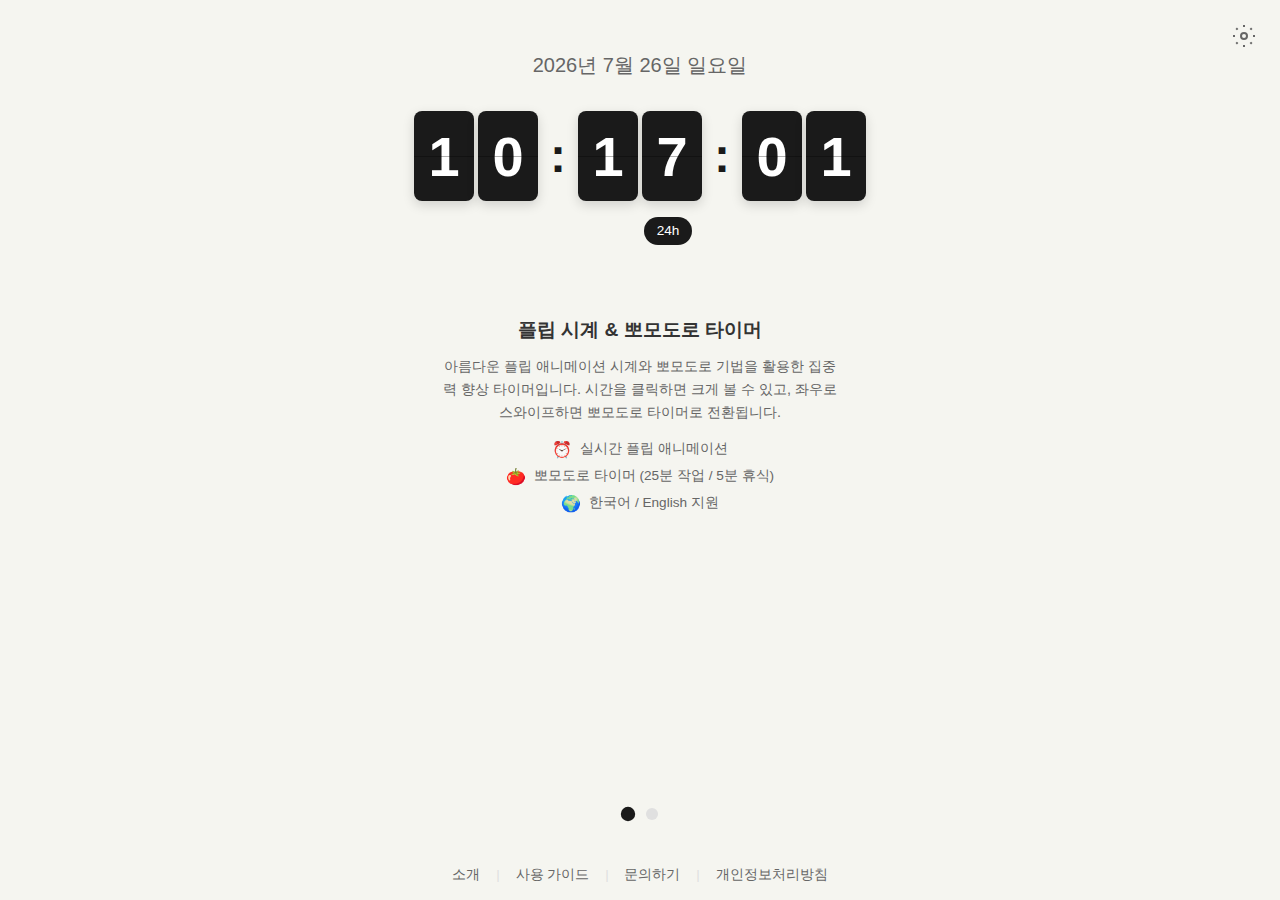
<file: index.html>
<!DOCTYPE html>
<html lang="ko">
<head>
  <meta charset="UTF-8">
  <meta name="viewport" content="width=device-width, initial-scale=1.0">
  <meta name="theme-color" content="#F5F5F0">

  <!-- SEO Meta Tags -->
  <title>플립 시계 & 뽀모도로 타이머 | Flip Clock & Pomodoro Timer</title>
  <meta name="description" content="아름다운 플립 애니메이션 시계와 뽀모도로 타이머로 집중력을 높이세요. Beautiful flip clock with Pomodoro timer for better focus and productivity.">
  <meta name="keywords" content="플립시계, 뽀모도로, 타이머, 집중력, 시간관리, flip clock, pomodoro timer, focus, productivity, time management, 온라인 시계, online clock">
  <meta name="author" content="Chan Clock">
  <meta name="robots" content="index, follow">
  <link rel="canonical" href="https://chan-clock.vercel.app/">

  <!-- Open Graph / Facebook -->
  <meta property="og:type" content="website">
  <meta property="og:url" content="https://chan-clock.vercel.app/">
  <meta property="og:title" content="플립 시계 & 뽀모도로 타이머 | Flip Clock & Pomodoro">
  <meta property="og:description" content="아름다운 플립 애니메이션 시계와 뽀모도로 타이머로 집중력을 높이세요. Beautiful flip clock with Pomodoro timer.">
  <meta property="og:image" content="https://chan-clock.vercel.app/icons/icon-512.png">
  <meta property="og:locale" content="ko_KR">
  <meta property="og:locale:alternate" content="en_US">
  <meta property="og:site_name" content="Chan Clock">

  <!-- Twitter Card -->
  <meta name="twitter:card" content="summary_large_image">
  <meta name="twitter:url" content="https://chan-clock.vercel.app/">
  <meta name="twitter:title" content="플립 시계 & 뽀모도로 타이머 | Flip Clock & Pomodoro">
  <meta name="twitter:description" content="아름다운 플립 애니메이션 시계와 뽀모도로 타이머로 집중력을 높이세요.">
  <meta name="twitter:image" content="https://chan-clock.vercel.app/icons/icon-512.png">

  <!-- Additional SEO -->
  <meta name="application-name" content="Chan Clock">
  <meta name="apple-mobile-web-app-title" content="Chan Clock">
  <meta name="apple-mobile-web-app-capable" content="yes">
  <meta name="apple-mobile-web-app-status-bar-style" content="default">
  <meta name="mobile-web-app-capable" content="yes">
  <meta name="format-detection" content="telephone=no">

  <!-- Structured Data (JSON-LD) -->
  <script type="application/ld+json">
  {
    "@context": "https://schema.org",
    "@type": "WebApplication",
    "name": "Chan Clock - 플립 시계 & 뽀모도로 타이머",
    "alternateName": ["Flip Clock", "Pomodoro Timer", "플립시계", "뽀모도로 타이머"],
    "description": "아름다운 플립 애니메이션 시계와 뽀모도로 타이머로 집중력을 높이세요. Beautiful flip clock with Pomodoro timer for better focus.",
    "url": "https://chan-clock.vercel.app/",
    "applicationCategory": "UtilitiesApplication",
    "operatingSystem": "Any",
    "browserRequirements": "Requires JavaScript",
    "offers": {
      "@type": "Offer",
      "price": "0",
      "priceCurrency": "USD"
    },
    "featureList": [
      "Flip animation clock",
      "Pomodoro timer",
      "12/24 hour format",
      "Multi-language support (Korean/English)",
      "PWA installable",
      "Offline support"
    ],
    "screenshot": "https://chan-clock.vercel.app/icons/icon-512.png",
    "softwareVersion": "1.0.0",
    "inLanguage": ["ko", "en"]
  }
  </script>

  <link rel="stylesheet" href="style.css">
  <link rel="manifest" href="manifest.json">
  <link rel="apple-touch-icon" href="icons/icon-192.png">
  <link rel="icon" type="image/png" sizes="32x32" href="icons/icon-32.png">
  <link rel="icon" type="image/png" sizes="16x16" href="icons/icon-16.png">

  <!-- Google AdSense -->
  <script async src="https://pagead2.googlesyndication.com/pagead/js/adsbygoogle.js?client=ca-pub-7403092972567121" crossorigin="anonymous"></script>
</head>
<body>
  <!-- 설정 버튼 -->
  <button class="settings-btn" id="settingsBtn" aria-label="설정 열기">
    <svg width="24" height="24" viewBox="0 0 24 24" fill="none" stroke="currentColor" stroke-width="2">
      <circle cx="12" cy="12" r="3"/>
      <path d="M12 1v2m0 18v2M4.22 4.22l1.42 1.42m12.72 12.72l1.42 1.42M1 12h2m18 0h2M4.22 19.78l1.42-1.42M18.36 5.64l1.42-1.42"/>
    </svg>
  </button>

  <!-- 슬라이더 컨테이너 -->
  <div class="slider-container">
    <div class="slider-wrapper" id="sliderWrapper">
      <!-- 슬라이드 1: 시계 -->
      <div class="slide" id="clockSlide">
        <div class="slide-content">
          <!-- 날짜 표시 -->
          <div class="date" id="date"></div>

          <!-- 플립 시계 -->
          <div class="clock" id="clock">
            <div class="flip-group" data-type="hour" data-ids="hour1,hour2">
              <div class="flip-card" id="hour1">
                <div class="flip-card-inner">
                  <div class="flip-card-front"><span>0</span></div>
                  <div class="flip-card-back"><span>0</span></div>
                </div>
              </div>
              <div class="flip-card" id="hour2">
                <div class="flip-card-inner">
                  <div class="flip-card-front"><span>0</span></div>
                  <div class="flip-card-back"><span>0</span></div>
                </div>
              </div>
            </div>
            <div class="colon">:</div>
            <div class="flip-group" data-type="minute" data-ids="min1,min2">
              <div class="flip-card" id="min1">
                <div class="flip-card-inner">
                  <div class="flip-card-front"><span>0</span></div>
                  <div class="flip-card-back"><span>0</span></div>
                </div>
              </div>
              <div class="flip-card" id="min2">
                <div class="flip-card-inner">
                  <div class="flip-card-front"><span>0</span></div>
                  <div class="flip-card-back"><span>0</span></div>
                </div>
              </div>
            </div>
            <div class="colon">:</div>
            <div class="flip-group" data-type="second" data-ids="sec1,sec2">
              <div class="flip-card" id="sec1">
                <div class="flip-card-inner">
                  <div class="flip-card-front"><span>0</span></div>
                  <div class="flip-card-back"><span>0</span></div>
                </div>
              </div>
              <div class="flip-card" id="sec2">
                <div class="flip-card-inner">
                  <div class="flip-card-front"><span>0</span></div>
                  <div class="flip-card-back"><span>0</span></div>
                </div>
              </div>
            </div>
          </div>

          <!-- AM/PM 및 형식 토글 -->
          <div class="time-format-row">
            <span class="ampm" id="ampm"></span>
            <button class="format-toggle" id="formatToggle">24h</button>
          </div>

          <!-- 콘텐츠 설명 -->
          <div class="content-section" id="contentSection">
            <h1 class="content-title" id="contentTitle">플립 시계 & 뽀모도로 타이머</h1>
            <p class="content-desc" id="contentDesc">
              아름다운 플립 애니메이션 시계와 뽀모도로 기법을 활용한 집중력 향상 타이머입니다.
              시간을 클릭하면 크게 볼 수 있고, 좌우로 스와이프하면 뽀모도로 타이머로 전환됩니다.
            </p>
            <div class="feature-list" id="featureList">
              <div class="feature-item">
                <span class="feature-icon">⏰</span>
                <span id="feature1">실시간 플립 애니메이션</span>
              </div>
              <div class="feature-item">
                <span class="feature-icon">🍅</span>
                <span id="feature2">뽀모도로 타이머 (25분 작업 / 5분 휴식)</span>
              </div>
              <div class="feature-item">
                <span class="feature-icon">🌍</span>
                <span id="feature3">한국어 / English 지원</span>
              </div>
            </div>
          </div>
        </div>
      </div>

      <!-- 슬라이드 2: 뽀모도로 타이머 -->
      <div class="slide" id="pomodoroSlide">
        <div class="slide-content">
          <div class="pomodoro" id="pomodoroSection">
            <div class="pomodoro-circle">
              <svg viewBox="0 0 100 100">
                <circle class="bg" cx="50" cy="50" r="45"/>
                <circle class="progress" id="pomodoroProgress" cx="50" cy="50" r="45"/>
              </svg>
              <div class="pomodoro-time" id="pomodoroTime">25:00</div>
              <input type="text" class="pomodoro-time-input" id="pomodoroTimeInput" value="25" maxlength="3" style="display:none;">
            </div>
            <div class="pomodoro-mode" id="pomodoroMode">작업</div>
            <input type="text" class="pomodoro-mode-input" id="pomodoroModeInput" value="작업" maxlength="10" style="display:none;">
            <div class="time-adjust">
              <button class="adjust-btn" id="timeDown">-</button>
              <button class="adjust-btn" id="timeUp">+</button>
            </div>
            <div class="pomodoro-controls">
              <button class="btn" id="startBtn">시작</button>
              <button class="btn" id="pauseBtn" disabled>일시정지</button>
              <button class="btn btn-secondary" id="resetBtn">리셋</button>
            </div>
          </div>

          <!-- 뽀모도로 설명 -->
          <div class="content-section pomodoro-info">
            <h2 class="content-title" id="pomodoroTitle">뽀모도로 기법이란?</h2>
            <p class="content-desc" id="pomodoroDesc">
              뽀모도로 기법은 25분 집중 작업 후 5분 휴식을 반복하는 시간 관리 방법입니다.
              이탈리아어로 '토마토'를 뜻하며, 토마토 모양 타이머에서 유래했습니다.
            </p>
            <div class="pomodoro-steps" id="pomodoroSteps">
              <div class="step-item"><span class="step-num">1</span><span id="step1">25분 동안 집중해서 작업하기</span></div>
              <div class="step-item"><span class="step-num">2</span><span id="step2">5분 동안 짧은 휴식 취하기</span></div>
              <div class="step-item"><span class="step-num">3</span><span id="step3">4회 반복 후 15-30분 긴 휴식</span></div>
            </div>
          </div>
        </div>
      </div>
    </div>

    <!-- 슬라이드 네비게이션 -->
    <div class="slider-nav">
      <button class="slider-dot active" data-slide="0" aria-label="시계"></button>
      <button class="slider-dot" data-slide="1" aria-label="뽀모도로"></button>
    </div>
  </div>

  <!-- 설정 모달 -->
  <div class="modal-overlay" id="modalOverlay">
    <div class="modal">
      <div class="modal-header">
        <h2>설정</h2>
        <button class="modal-close" id="modalClose" aria-label="닫기">&times;</button>
      </div>
      <div class="modal-body">
        <div class="setting-item">
          <label>시간 형식</label>
          <div class="radio-group">
            <label><input type="radio" name="timeFormat" value="12h"> 12시간</label>
            <label><input type="radio" name="timeFormat" value="24h" checked> 24시간</label>
          </div>
        </div>
        <div class="setting-item">
          <label for="workTime">작업 시간 (분)</label>
          <input type="number" id="workTime" min="1" max="120" value="25">
        </div>
        <div class="setting-item">
          <label for="breakTime">휴식 시간 (분)</label>
          <input type="number" id="breakTime" min="1" max="60" value="5">
        </div>
        <div class="setting-item">
          <label for="soundToggle">알림음</label>
          <label class="toggle">
            <input type="checkbox" id="soundToggle" checked>
            <span class="slider"></span>
          </label>
        </div>
        <div class="setting-item">
          <label for="languageSelect">언어</label>
          <select id="languageSelect">
            <option value="ko">한국어</option>
            <option value="en">English</option>
          </select>
        </div>
      </div>
    </div>
  </div>

  <!-- 시계 확대 모달 -->
  <div class="clock-zoom-overlay" id="clockZoomOverlay">
    <div class="clock-zoom-content" id="clockZoomContent">
      <div class="clock-zoom-card"><span id="zoomDigit1">0</span></div>
      <div class="clock-zoom-card"><span id="zoomDigit2">0</span></div>
    </div>
    <div class="clock-zoom-label" id="clockZoomLabel"></div>
  </div>

  <!-- 푸터 -->
  <footer class="footer">
    <a href="about.html" id="aboutLink">소개</a>
    <span class="divider">|</span>
    <a href="guide.html" id="guideLink">사용 가이드</a>
    <span class="divider">|</span>
    <a href="contact.html" id="contactLink">문의하기</a>
    <span class="divider">|</span>
    <a href="privacy.html" id="privacyLink">개인정보처리방침</a>
  </footer>

  <script src="i18n.js"></script>
  <script src="settings.js"></script>
  <script src="audio.js"></script>
  <script src="app.js"></script>
</body>
</html>
</file>
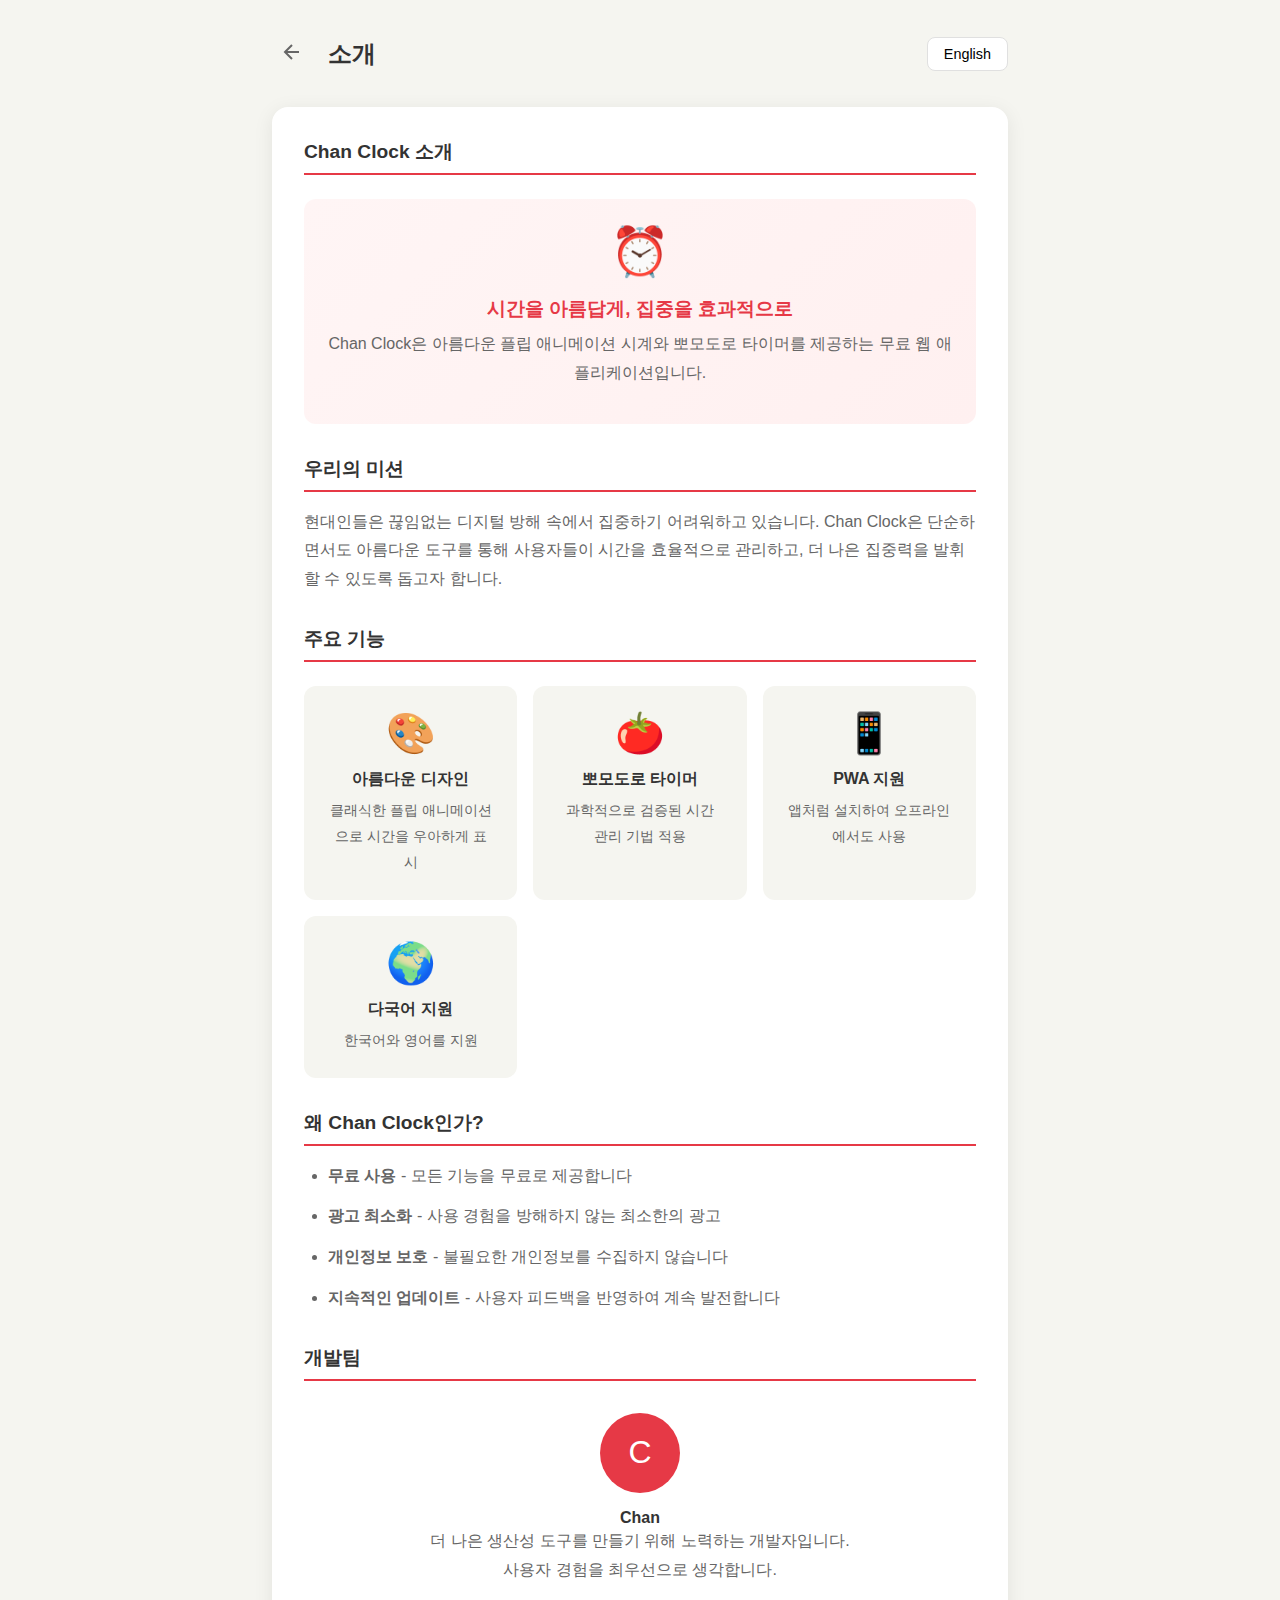
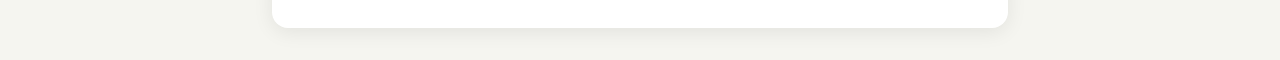
<file: about.html>
<!DOCTYPE html>
<html lang="ko">
<head>
  <meta charset="UTF-8">
  <meta name="viewport" content="width=device-width, initial-scale=1.0">
  <meta name="theme-color" content="#F5F5F0">

  <!-- SEO Meta Tags -->
  <title>소개 - 플립 시계 & 뽀모도로 타이머 | About Us</title>
  <meta name="description" content="Chan Clock 소개 - 아름다운 플립 시계와 뽀모도로 타이머로 생산성을 높이세요. About Chan Clock - Beautiful flip clock and Pomodoro timer for productivity.">
  <meta name="keywords" content="플립시계 소개, 뽀모도로 타이머 소개, Chan Clock, about flip clock, about pomodoro timer">
  <meta name="robots" content="index, follow">
  <link rel="canonical" href="https://chan-clock.vercel.app/about.html">

  <!-- Open Graph -->
  <meta property="og:type" content="website">
  <meta property="og:url" content="https://chan-clock.vercel.app/about.html">
  <meta property="og:title" content="소개 - 플립 시계 & 뽀모도로 타이머">
  <meta property="og:description" content="Chan Clock 소개 - 아름다운 플립 시계와 뽀모도로 타이머">
  <meta property="og:image" content="https://chan-clock.vercel.app/icons/icon-512.png">
  <meta property="og:site_name" content="Chan Clock">

  <!-- Twitter Card -->
  <meta name="twitter:card" content="summary">
  <meta name="twitter:title" content="소개 - Chan Clock">
  <meta name="twitter:description" content="Chan Clock 소개 - 아름다운 플립 시계와 뽀모도로 타이머">

  <!-- Structured Data -->
  <script type="application/ld+json">
  {
    "@context": "https://schema.org",
    "@type": "Organization",
    "name": "Chan Clock",
    "description": "아름다운 플립 시계와 뽀모도로 타이머 웹 애플리케이션",
    "url": "https://chan-clock.vercel.app",
    "logo": "https://chan-clock.vercel.app/icons/icon-512.png",
    "foundingDate": "2024",
    "sameAs": []
  }
  </script>

  <link rel="stylesheet" href="style.css">
  <link rel="manifest" href="manifest.json">
  <script async src="https://pagead2.googlesyndication.com/pagead/js/adsbygoogle.js?client=ca-pub-7403092972567121" crossorigin="anonymous"></script>
  <style>
    body {
      overflow: auto;
    }
    .page-container {
      max-width: 800px;
      margin: 0 auto;
      padding: 2rem;
      min-height: 100vh;
    }
    .page-header {
      display: flex;
      align-items: center;
      gap: 1rem;
      margin-bottom: 2rem;
    }
    .back-btn {
      background: none;
      border: none;
      cursor: pointer;
      color: var(--text-light);
      padding: 0.5rem;
      border-radius: 50%;
      transition: background 0.2s;
    }
    .back-btn:hover {
      background: rgba(0,0,0,0.05);
    }
    .page-title {
      font-size: 1.5rem;
      font-weight: 600;
      color: var(--text);
    }
    .content {
      background: white;
      border-radius: 16px;
      padding: 2rem;
      box-shadow: 0 4px 20px rgba(0,0,0,0.08);
    }
    .content h2 {
      font-size: 1.2rem;
      color: var(--text);
      margin: 2rem 0 1rem;
      padding-bottom: 0.5rem;
      border-bottom: 2px solid var(--pomodoro-red);
    }
    .content h2:first-child {
      margin-top: 0;
    }
    .content p, .content li {
      color: var(--text-light);
      line-height: 1.8;
      margin-bottom: 0.75rem;
    }
    .content ul {
      padding-left: 1.5rem;
    }
    .highlight-box {
      background: linear-gradient(135deg, #FFF5F5 0%, #FFF0F0 100%);
      border-radius: 12px;
      padding: 1.5rem;
      margin: 1.5rem 0;
      text-align: center;
    }
    .highlight-box .icon {
      font-size: 3rem;
      margin-bottom: 1rem;
    }
    .highlight-box h3 {
      color: var(--pomodoro-red);
      margin-bottom: 0.5rem;
    }
    .feature-grid {
      display: grid;
      grid-template-columns: repeat(auto-fit, minmax(200px, 1fr));
      gap: 1rem;
      margin: 1.5rem 0;
    }
    .feature-card {
      background: var(--bg);
      padding: 1.5rem;
      border-radius: 12px;
      text-align: center;
    }
    .feature-card .icon {
      font-size: 2.5rem;
      margin-bottom: 0.75rem;
    }
    .feature-card h4 {
      margin: 0.5rem 0;
      color: var(--text);
    }
    .feature-card p {
      font-size: 0.9rem;
      margin: 0;
    }
    .team-section {
      text-align: center;
      margin-top: 2rem;
    }
    .team-section .avatar {
      width: 80px;
      height: 80px;
      background: var(--pomodoro-red);
      border-radius: 50%;
      display: flex;
      align-items: center;
      justify-content: center;
      margin: 0 auto 1rem;
      font-size: 2rem;
      color: white;
    }
    .lang-toggle {
      margin-left: auto;
      padding: 0.5rem 1rem;
      border: 1px solid var(--border);
      border-radius: 8px;
      background: white;
      cursor: pointer;
      font-size: 0.9rem;
    }
    .lang-content { display: none; }
    .lang-content.active { display: block; }
  </style>
</head>
<body>
  <div class="page-container">
    <div class="page-header">
      <button class="back-btn" onclick="location.href='index.html'" aria-label="뒤로가기">
        <svg width="24" height="24" viewBox="0 0 24 24" fill="none" stroke="currentColor" stroke-width="2">
          <path d="M19 12H5M12 19l-7-7 7-7"/>
        </svg>
      </button>
      <h1 class="page-title" id="pageTitle">소개</h1>
      <button class="lang-toggle" onclick="toggleLang()">English</button>
    </div>

    <div class="content">
      <!-- Korean -->
      <div class="lang-content active" id="ko">
        <h2>Chan Clock 소개</h2>

        <div class="highlight-box">
          <div class="icon">⏰</div>
          <h3>시간을 아름답게, 집중을 효과적으로</h3>
          <p>Chan Clock은 아름다운 플립 애니메이션 시계와 뽀모도로 타이머를 제공하는 무료 웹 애플리케이션입니다.</p>
        </div>

        <h2>우리의 미션</h2>
        <p>현대인들은 끊임없는 디지털 방해 속에서 집중하기 어려워하고 있습니다. Chan Clock은 단순하면서도 아름다운 도구를 통해 사용자들이 시간을 효율적으로 관리하고, 더 나은 집중력을 발휘할 수 있도록 돕고자 합니다.</p>

        <h2>주요 기능</h2>
        <div class="feature-grid">
          <div class="feature-card">
            <div class="icon">🎨</div>
            <h4>아름다운 디자인</h4>
            <p>클래식한 플립 애니메이션으로 시간을 우아하게 표시</p>
          </div>
          <div class="feature-card">
            <div class="icon">🍅</div>
            <h4>뽀모도로 타이머</h4>
            <p>과학적으로 검증된 시간 관리 기법 적용</p>
          </div>
          <div class="feature-card">
            <div class="icon">📱</div>
            <h4>PWA 지원</h4>
            <p>앱처럼 설치하여 오프라인에서도 사용</p>
          </div>
          <div class="feature-card">
            <div class="icon">🌍</div>
            <h4>다국어 지원</h4>
            <p>한국어와 영어를 지원</p>
          </div>
        </div>

        <h2>왜 Chan Clock인가?</h2>
        <ul>
          <li><strong>무료 사용</strong> - 모든 기능을 무료로 제공합니다</li>
          <li><strong>광고 최소화</strong> - 사용 경험을 방해하지 않는 최소한의 광고</li>
          <li><strong>개인정보 보호</strong> - 불필요한 개인정보를 수집하지 않습니다</li>
          <li><strong>지속적인 업데이트</strong> - 사용자 피드백을 반영하여 계속 발전합니다</li>
        </ul>

        <h2>개발팀</h2>
        <div class="team-section">
          <div class="avatar">C</div>
          <h4>Chan</h4>
          <p>더 나은 생산성 도구를 만들기 위해 노력하는 개발자입니다.<br>사용자 경험을 최우선으로 생각합니다.</p>
        </div>
      </div>

      <!-- English -->
      <div class="lang-content" id="en">
        <h2>About Chan Clock</h2>

        <div class="highlight-box">
          <div class="icon">⏰</div>
          <h3>Beautiful Time, Effective Focus</h3>
          <p>Chan Clock is a free web application providing beautiful flip animation clock and Pomodoro timer.</p>
        </div>

        <h2>Our Mission</h2>
        <p>Modern people struggle to focus amid constant digital distractions. Chan Clock aims to help users manage their time efficiently and achieve better focus through simple yet beautiful tools.</p>

        <h2>Key Features</h2>
        <div class="feature-grid">
          <div class="feature-card">
            <div class="icon">🎨</div>
            <h4>Beautiful Design</h4>
            <p>Elegant time display with classic flip animations</p>
          </div>
          <div class="feature-card">
            <div class="icon">🍅</div>
            <h4>Pomodoro Timer</h4>
            <p>Scientifically proven time management technique</p>
          </div>
          <div class="feature-card">
            <div class="icon">📱</div>
            <h4>PWA Support</h4>
            <p>Install as an app and use offline</p>
          </div>
          <div class="feature-card">
            <div class="icon">🌍</div>
            <h4>Multi-language</h4>
            <p>Supports Korean and English</p>
          </div>
        </div>

        <h2>Why Chan Clock?</h2>
        <ul>
          <li><strong>Free to Use</strong> - All features are provided for free</li>
          <li><strong>Minimal Ads</strong> - Non-intrusive advertising experience</li>
          <li><strong>Privacy First</strong> - We don't collect unnecessary personal data</li>
          <li><strong>Continuous Updates</strong> - Constantly improving based on user feedback</li>
        </ul>

        <h2>Development Team</h2>
        <div class="team-section">
          <div class="avatar">C</div>
          <h4>Chan</h4>
          <p>A developer striving to create better productivity tools.<br>User experience is the top priority.</p>
        </div>
      </div>
    </div>
  </div>

  <script>
    function toggleLang() {
      const ko = document.getElementById('ko');
      const en = document.getElementById('en');
      const btn = document.querySelector('.lang-toggle');
      const title = document.getElementById('pageTitle');

      if (ko.classList.contains('active')) {
        ko.classList.remove('active');
        en.classList.add('active');
        btn.textContent = '한국어';
        title.textContent = 'About';
      } else {
        en.classList.remove('active');
        ko.classList.add('active');
        btn.textContent = 'English';
        title.textContent = '소개';
      }
    }
  </script>
</body>
</html>
</file>
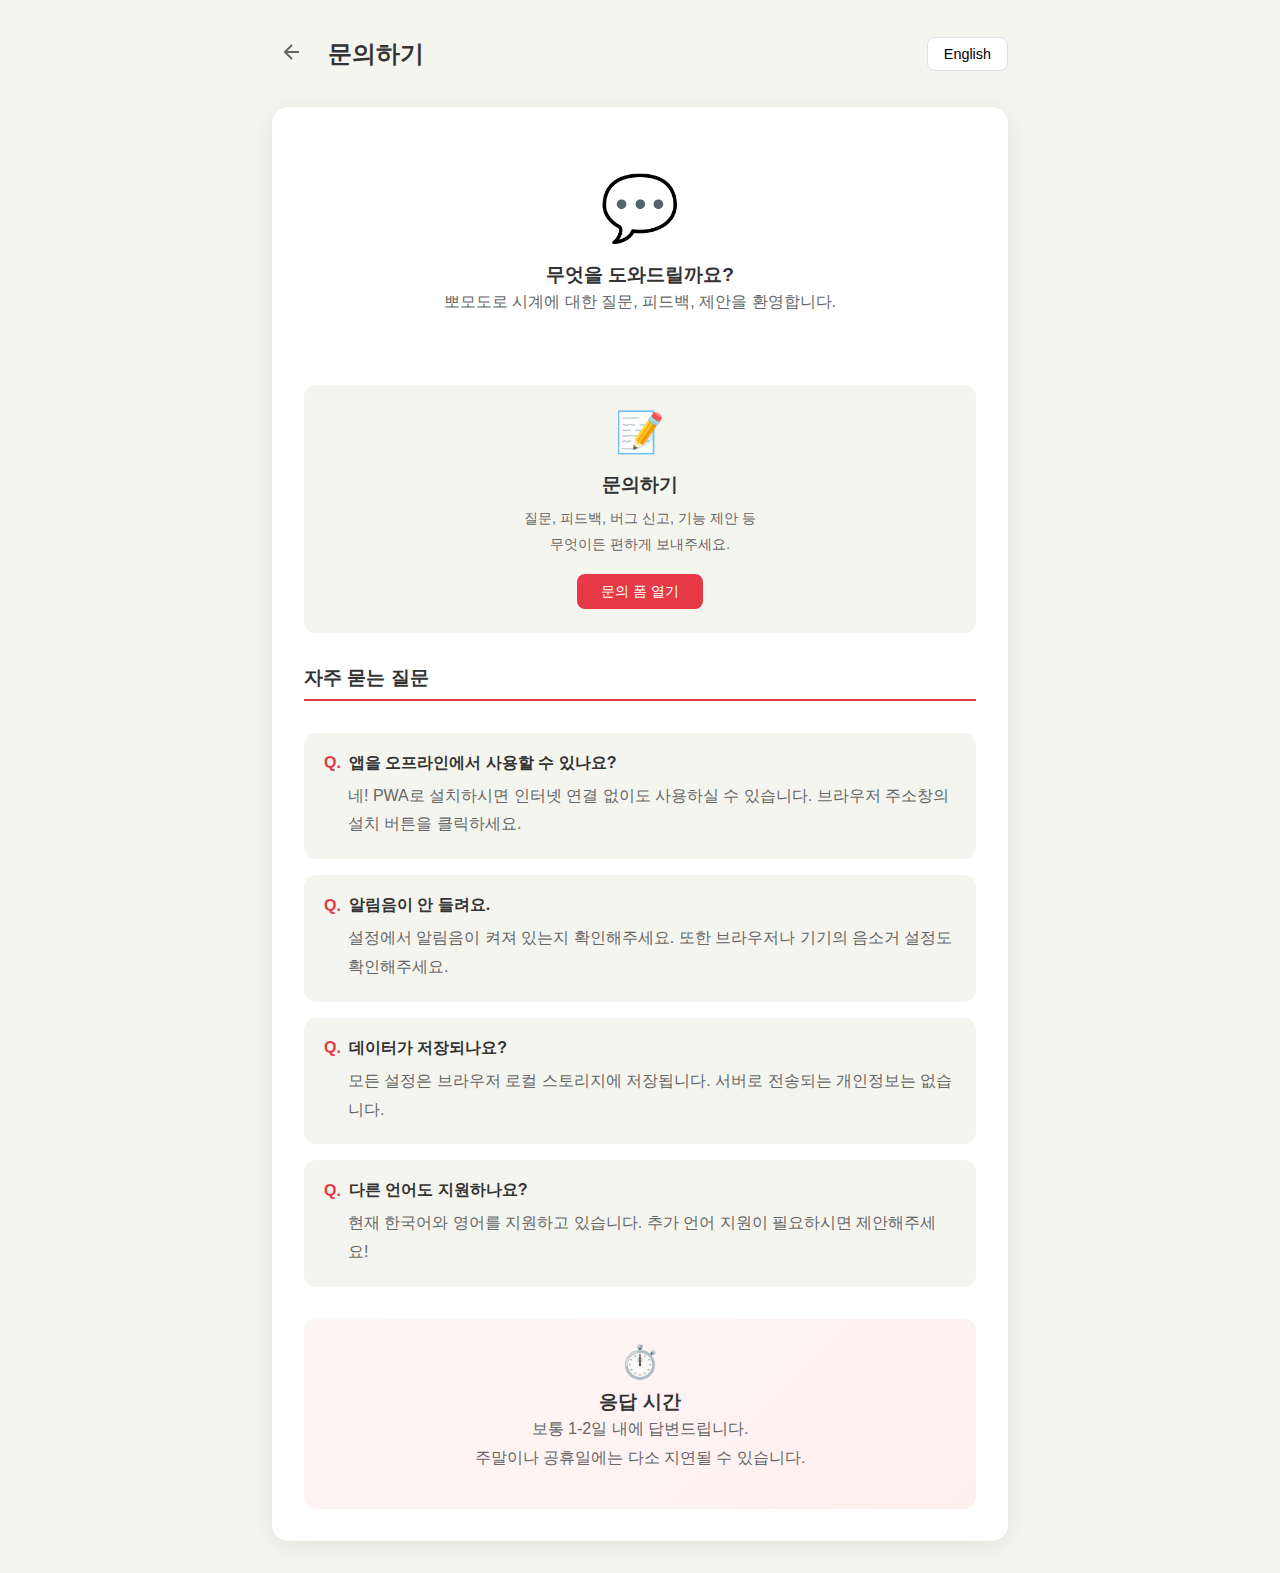
<file: contact.html>
<!DOCTYPE html>
<html lang="ko">
<head>
  <meta charset="UTF-8">
  <meta name="viewport" content="width=device-width, initial-scale=1.0">
  <meta name="theme-color" content="#F5F5F0">

  <!-- SEO Meta Tags -->
  <title>문의하기 - 플립 시계 & 뽀모도로 타이머 | Contact Us</title>
  <meta name="description" content="뽀모도로 시계에 문의하세요. 플립 시계와 뽀모도로 타이머에 대한 질문, 피드백, 제안을 환영합니다. Contact 뽀모도로 시계 for questions, feedback, and suggestions.">
  <meta name="keywords" content="문의하기, 피드백, 연락처, contact us, feedback, support">
  <meta name="robots" content="index, follow">
  <link rel="canonical" href="https://chan-clock.vercel.app/contact.html">

  <!-- Open Graph -->
  <meta property="og:type" content="website">
  <meta property="og:url" content="https://chan-clock.vercel.app/contact.html">
  <meta property="og:title" content="문의하기 - 뽀모도로 시계">
  <meta property="og:description" content="뽀모도로 시계에 문의하세요. 질문, 피드백, 제안을 환영합니다.">
  <meta property="og:image" content="https://chan-clock.vercel.app/icons/icon-512.png">
  <meta property="og:site_name" content="뽀모도로 시계">

  <!-- Twitter Card -->
  <meta name="twitter:card" content="summary">
  <meta name="twitter:title" content="문의하기 - 뽀모도로 시계">
  <meta name="twitter:description" content="뽀모도로 시계에 문의하세요.">

  <!-- Structured Data -->
  <script type="application/ld+json">
  {
    "@context": "https://schema.org",
    "@type": "ContactPage",
    "name": "뽀모도로 시계 문의하기",
    "description": "뽀모도로 시계에 대한 문의 페이지",
    "url": "https://chan-clock.vercel.app/contact.html",
    "mainEntity": {
      "@type": "Organization",
      "name": "뽀모도로 시계",
      "url": "https://chan-clock.vercel.app"
    }
  }
  </script>

  <link rel="stylesheet" href="style.css">
  <link rel="manifest" href="manifest.json">
  <script async src="https://pagead2.googlesyndication.com/pagead/js/adsbygoogle.js?client=ca-pub-7403092972567121" crossorigin="anonymous"></script>
  <style>
    html, body {
      overflow: auto !important;
      height: auto !important;
    }
    .page-container {
      max-width: 800px;
      margin: 0 auto;
      padding: 2rem;
      min-height: 100vh;
    }
    .page-header {
      display: flex;
      align-items: center;
      gap: 1rem;
      margin-bottom: 2rem;
    }
    .back-btn {
      background: none;
      border: none;
      cursor: pointer;
      color: var(--text-light);
      padding: 0.5rem;
      border-radius: 50%;
      transition: background 0.2s;
    }
    .back-btn:hover {
      background: rgba(0,0,0,0.05);
    }
    .page-title {
      font-size: 1.5rem;
      font-weight: 600;
      color: var(--text);
    }
    .content {
      background: white;
      border-radius: 16px;
      padding: 2rem;
      box-shadow: 0 4px 20px rgba(0,0,0,0.08);
    }
    .content h2 {
      font-size: 1.2rem;
      color: var(--text);
      margin: 2rem 0 1rem;
      padding-bottom: 0.5rem;
      border-bottom: 2px solid var(--pomodoro-red);
    }
    .content h2:first-child {
      margin-top: 0;
    }
    .content p, .content li {
      color: var(--text-light);
      line-height: 1.8;
      margin-bottom: 0.75rem;
    }
    .contact-intro {
      text-align: center;
      padding: 2rem 0;
    }
    .contact-intro .icon {
      font-size: 4rem;
      margin-bottom: 1rem;
    }
    .contact-grid {
      display: grid;
      grid-template-columns: repeat(auto-fit, minmax(250px, 1fr));
      gap: 1.5rem;
      margin: 1.5rem 0;
    }
    .contact-card {
      background: var(--bg);
      padding: 1.5rem;
      border-radius: 12px;
      text-align: center;
      transition: transform 0.2s, box-shadow 0.2s;
    }
    .contact-card:hover {
      transform: translateY(-2px);
      box-shadow: 0 8px 25px rgba(0,0,0,0.1);
    }
    .contact-card .icon {
      font-size: 2.5rem;
      margin-bottom: 1rem;
    }
    .contact-card h3 {
      color: var(--text);
      margin-bottom: 0.5rem;
    }
    .contact-card p {
      font-size: 0.9rem;
      margin-bottom: 1rem;
    }
    .contact-card a {
      display: inline-block;
      background: var(--pomodoro-red);
      color: white;
      padding: 0.5rem 1.5rem;
      border-radius: 8px;
      text-decoration: none;
      font-size: 0.9rem;
      transition: opacity 0.2s;
    }
    .contact-card a:hover {
      opacity: 0.9;
    }
    .faq-section {
      margin-top: 2rem;
    }
    .faq-item {
      background: var(--bg);
      border-radius: 12px;
      padding: 1.25rem;
      margin-bottom: 1rem;
    }
    .faq-item h4 {
      color: var(--text);
      margin-bottom: 0.5rem;
      display: flex;
      align-items: center;
      gap: 0.5rem;
    }
    .faq-item h4::before {
      content: 'Q.';
      color: var(--pomodoro-red);
      font-weight: bold;
    }
    .faq-item p {
      margin: 0;
      padding-left: 1.5rem;
    }
    .response-time {
      background: linear-gradient(135deg, #FFF5F5 0%, #FFF0F0 100%);
      border-radius: 12px;
      padding: 1.5rem;
      text-align: center;
      margin-top: 2rem;
    }
    .response-time .icon {
      font-size: 2rem;
      margin-bottom: 0.5rem;
    }
    .lang-toggle {
      margin-left: auto;
      padding: 0.5rem 1rem;
      border: 1px solid var(--border);
      border-radius: 8px;
      background: white;
      cursor: pointer;
      font-size: 0.9rem;
    }
    .lang-content { display: none; }
    .lang-content.active { display: block; }
  </style>
</head>
<body>
  <div class="page-container">
    <div class="page-header">
      <button class="back-btn" onclick="location.href='index.html'" aria-label="뒤로가기">
        <svg width="24" height="24" viewBox="0 0 24 24" fill="none" stroke="currentColor" stroke-width="2">
          <path d="M19 12H5M12 19l-7-7 7-7"/>
        </svg>
      </button>
      <h1 class="page-title" id="pageTitle">문의하기</h1>
      <button class="lang-toggle" onclick="toggleLang()">English</button>
    </div>

    <div class="content">
      <!-- Korean -->
      <div class="lang-content active" id="ko">
        <div class="contact-intro">
          <div class="icon">💬</div>
          <h2 style="border: none; margin: 0; padding: 0;">무엇을 도와드릴까요?</h2>
          <p>뽀모도로 시계에 대한 질문, 피드백, 제안을 환영합니다.</p>
        </div>

        <div class="contact-grid">
          <div class="contact-card">
            <div class="icon">📝</div>
            <h3>문의하기</h3>
            <p>질문, 피드백, 버그 신고, 기능 제안 등<br>무엇이든 편하게 보내주세요.</p>
            <a href="https://forms.gle/s4Uu4VZFZ6rMQ8Ub8" target="_blank" rel="noopener">문의 폼 열기</a>
          </div>
        </div>

        <h2>자주 묻는 질문</h2>
        <div class="faq-section">
          <div class="faq-item">
            <h4>앱을 오프라인에서 사용할 수 있나요?</h4>
            <p>네! PWA로 설치하시면 인터넷 연결 없이도 사용하실 수 있습니다. 브라우저 주소창의 설치 버튼을 클릭하세요.</p>
          </div>
          <div class="faq-item">
            <h4>알림음이 안 들려요.</h4>
            <p>설정에서 알림음이 켜져 있는지 확인해주세요. 또한 브라우저나 기기의 음소거 설정도 확인해주세요.</p>
          </div>
          <div class="faq-item">
            <h4>데이터가 저장되나요?</h4>
            <p>모든 설정은 브라우저 로컬 스토리지에 저장됩니다. 서버로 전송되는 개인정보는 없습니다.</p>
          </div>
          <div class="faq-item">
            <h4>다른 언어도 지원하나요?</h4>
            <p>현재 한국어와 영어를 지원하고 있습니다. 추가 언어 지원이 필요하시면 제안해주세요!</p>
          </div>
        </div>

        <div class="response-time">
          <div class="icon">⏱️</div>
          <h3>응답 시간</h3>
          <p>보통 1-2일 내에 답변드립니다.<br>주말이나 공휴일에는 다소 지연될 수 있습니다.</p>
        </div>
      </div>

      <!-- English -->
      <div class="lang-content" id="en">
        <div class="contact-intro">
          <div class="icon">💬</div>
          <h2 style="border: none; margin: 0; padding: 0;">How can we help?</h2>
          <p>We welcome your questions, feedback, and suggestions about 뽀모도로 시계.</p>
        </div>

        <div class="contact-grid">
          <div class="contact-card">
            <div class="icon">📝</div>
            <h3>Contact Us</h3>
            <p>Questions, feedback, bug reports, feature requests -<br>feel free to send us anything.</p>
            <a href="https://forms.gle/s4Uu4VZFZ6rMQ8Ub8" target="_blank" rel="noopener">Open Contact Form</a>
          </div>
        </div>

        <h2>Frequently Asked Questions</h2>
        <div class="faq-section">
          <div class="faq-item">
            <h4>Can I use the app offline?</h4>
            <p>Yes! Install it as a PWA and you can use it without internet connection. Click the install button in your browser's address bar.</p>
          </div>
          <div class="faq-item">
            <h4>I can't hear the alarm sound.</h4>
            <p>Please check if the sound is enabled in settings. Also check your browser or device mute settings.</p>
          </div>
          <div class="faq-item">
            <h4>Is my data saved?</h4>
            <p>All settings are saved in browser local storage. No personal information is sent to any server.</p>
          </div>
          <div class="faq-item">
            <h4>Do you support other languages?</h4>
            <p>Currently we support Korean and English. If you need additional language support, please suggest it!</p>
          </div>
        </div>

        <div class="response-time">
          <div class="icon">⏱️</div>
          <h3>Response Time</h3>
          <p>We usually respond within 1-2 days.<br>Responses may be delayed on weekends or holidays.</p>
        </div>
      </div>
    </div>
  </div>

  <script>
    function toggleLang() {
      const ko = document.getElementById('ko');
      const en = document.getElementById('en');
      const btn = document.querySelector('.lang-toggle');
      const title = document.getElementById('pageTitle');

      if (ko.classList.contains('active')) {
        ko.classList.remove('active');
        en.classList.add('active');
        btn.textContent = '한국어';
        title.textContent = 'Contact';
      } else {
        en.classList.remove('active');
        ko.classList.add('active');
        btn.textContent = 'English';
        title.textContent = '문의하기';
      }
    }
  </script>
</body>
</html>
</file>
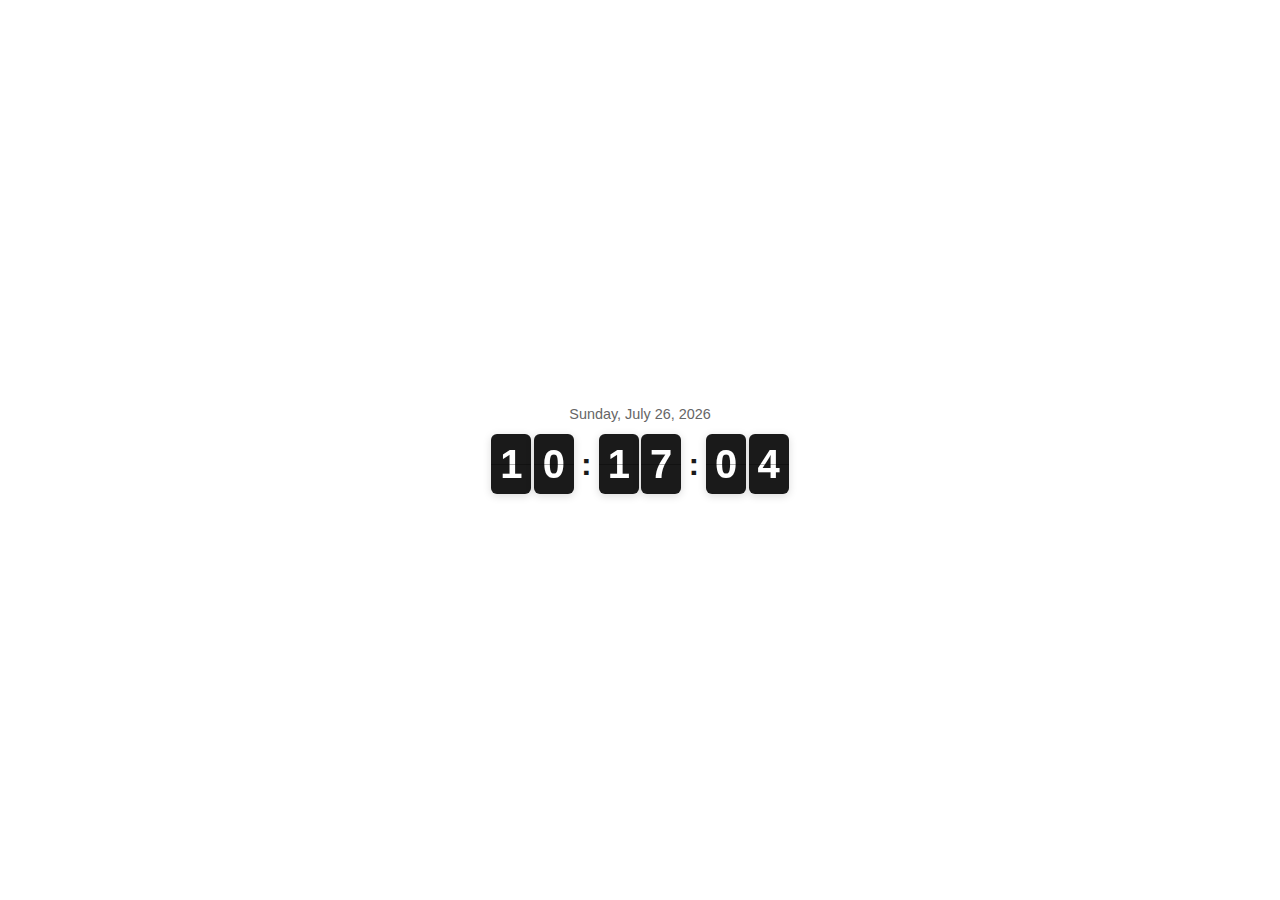
<file: embed.html>
<!DOCTYPE html>
<html lang="ko">
<head>
  <meta charset="UTF-8">
  <meta name="viewport" content="width=device-width, initial-scale=1.0">
  <title>Flip Clock Embed</title>
  <link rel="stylesheet" href="embed.css">
</head>
<body>
  <!-- 날짜 -->
  <div class="date" id="date"></div>

  <!-- 플립 시계 -->
  <div class="clock" id="clock">
    <div class="flip-group">
      <div class="flip-card" id="hour1">
        <div class="flip-card-inner">
          <div class="flip-card-front"><span>0</span></div>
          <div class="flip-card-back"><span>0</span></div>
        </div>
      </div>
      <div class="flip-card" id="hour2">
        <div class="flip-card-inner">
          <div class="flip-card-front"><span>0</span></div>
          <div class="flip-card-back"><span>0</span></div>
        </div>
      </div>
    </div>
    <div class="colon">:</div>
    <div class="flip-group">
      <div class="flip-card" id="min1">
        <div class="flip-card-inner">
          <div class="flip-card-front"><span>0</span></div>
          <div class="flip-card-back"><span>0</span></div>
        </div>
      </div>
      <div class="flip-card" id="min2">
        <div class="flip-card-inner">
          <div class="flip-card-front"><span>0</span></div>
          <div class="flip-card-back"><span>0</span></div>
        </div>
      </div>
    </div>
    <div class="colon seconds-colon">:</div>
    <div class="flip-group seconds-group">
      <div class="flip-card" id="sec1">
        <div class="flip-card-inner">
          <div class="flip-card-front"><span>0</span></div>
          <div class="flip-card-back"><span>0</span></div>
        </div>
      </div>
      <div class="flip-card" id="sec2">
        <div class="flip-card-inner">
          <div class="flip-card-front"><span>0</span></div>
          <div class="flip-card-back"><span>0</span></div>
        </div>
      </div>
    </div>
  </div>

  <!-- AM/PM -->
  <div class="ampm" id="ampm"></div>

  <script src="embed.js"></script>
</body>
</html>
</file>
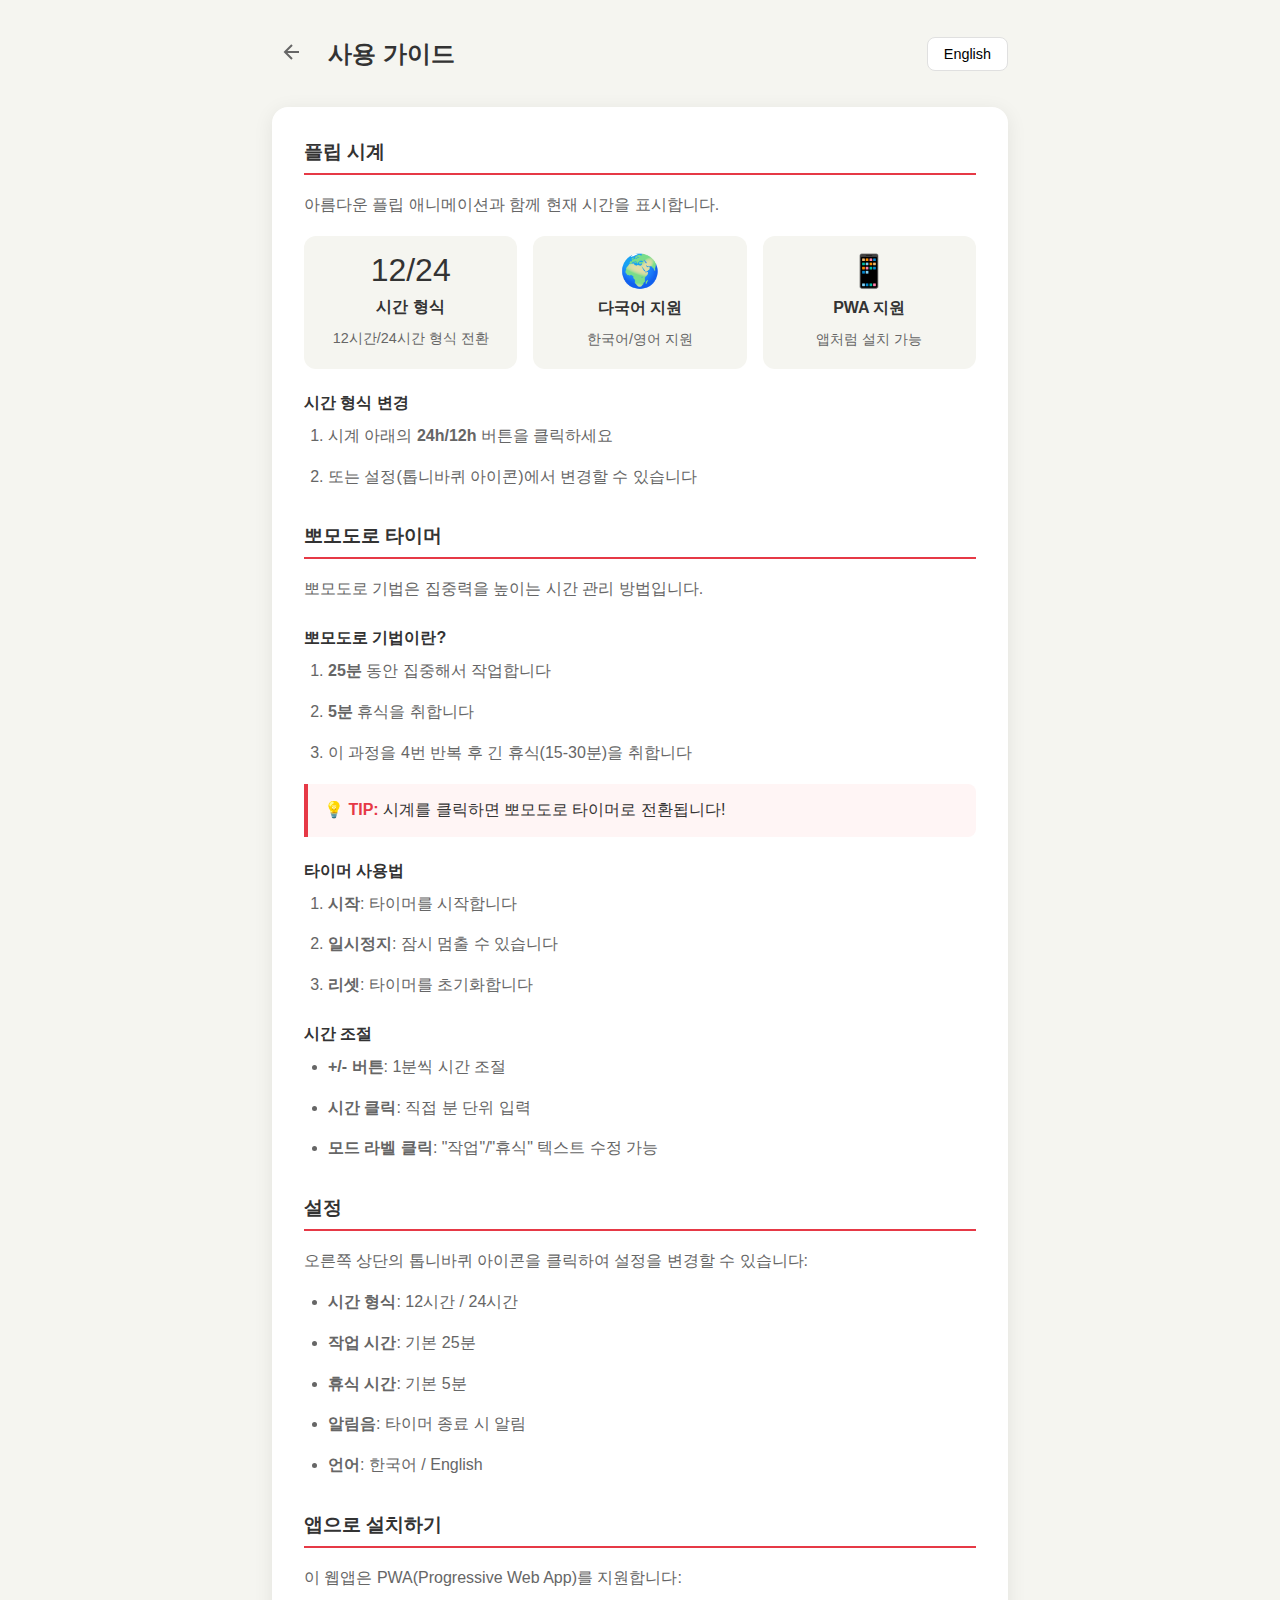
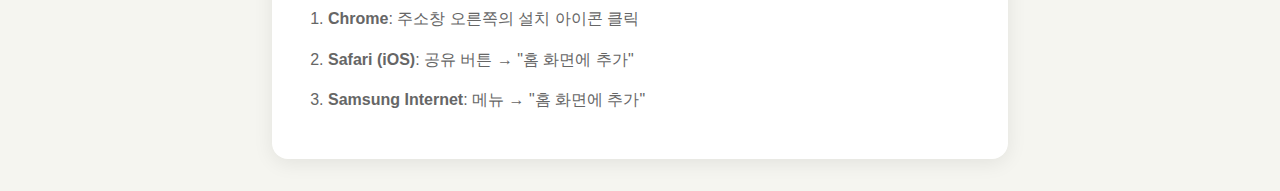
<file: guide.html>
<!DOCTYPE html>
<html lang="ko">
<head>
  <meta charset="UTF-8">
  <meta name="viewport" content="width=device-width, initial-scale=1.0">
  <meta name="theme-color" content="#F5F5F0">

  <!-- SEO Meta Tags -->
  <title>사용 가이드 - 플립 시계 & 뽀모도로 타이머 | User Guide</title>
  <meta name="description" content="플립 시계와 뽀모도로 타이머 사용법을 알아보세요. 뽀모도로 기법으로 집중력을 높이는 방법. Learn how to use flip clock and Pomodoro timer for better productivity.">
  <meta name="keywords" content="뽀모도로 기법, 뽀모도로 사용법, 시간관리 방법, pomodoro technique, how to use pomodoro, time management tips, 집중력 향상">
  <meta name="robots" content="index, follow">
  <link rel="canonical" href="https://chan-clock.vercel.app/guide.html">

  <!-- Open Graph -->
  <meta property="og:type" content="article">
  <meta property="og:url" content="https://chan-clock.vercel.app/guide.html">
  <meta property="og:title" content="사용 가이드 - 플립 시계 & 뽀모도로 타이머">
  <meta property="og:description" content="플립 시계와 뽀모도로 타이머 사용법. 뽀모도로 기법으로 집중력을 높이세요.">
  <meta property="og:image" content="https://chan-clock.vercel.app/icons/icon-512.png">
  <meta property="og:site_name" content="Chan Clock">

  <!-- Twitter Card -->
  <meta name="twitter:card" content="summary">
  <meta name="twitter:title" content="사용 가이드 - 플립 시계 & 뽀모도로">
  <meta name="twitter:description" content="플립 시계와 뽀모도로 타이머 사용법을 알아보세요.">

  <!-- Structured Data -->
  <script type="application/ld+json">
  {
    "@context": "https://schema.org",
    "@type": "HowTo",
    "name": "뽀모도로 타이머 사용법",
    "description": "뽀모도로 기법을 사용하여 집중력을 높이는 방법",
    "step": [
      {
        "@type": "HowToStep",
        "name": "작업 시간 설정",
        "text": "25분 동안 집중해서 작업합니다"
      },
      {
        "@type": "HowToStep",
        "name": "휴식 시간",
        "text": "5분 휴식을 취합니다"
      },
      {
        "@type": "HowToStep",
        "name": "반복",
        "text": "이 과정을 4번 반복 후 긴 휴식(15-30분)을 취합니다"
      }
    ],
    "totalTime": "PT2H"
  }
  </script>

  <link rel="stylesheet" href="style.css">
  <link rel="manifest" href="manifest.json">
  <script async src="https://pagead2.googlesyndication.com/pagead/js/adsbygoogle.js?client=ca-pub-7403092972567121" crossorigin="anonymous"></script>
  <style>
    html, body {
      overflow: auto !important;
      height: auto !important;
    }
    .page-container {
      max-width: 800px;
      margin: 0 auto;
      padding: 2rem;
      min-height: 100vh;
    }
    .page-header {
      display: flex;
      align-items: center;
      gap: 1rem;
      margin-bottom: 2rem;
    }
    .back-btn {
      background: none;
      border: none;
      cursor: pointer;
      color: var(--text-light);
      padding: 0.5rem;
      border-radius: 50%;
      transition: background 0.2s;
    }
    .back-btn:hover {
      background: rgba(0,0,0,0.05);
    }
    .page-title {
      font-size: 1.5rem;
      font-weight: 600;
      color: var(--text);
    }
    .content {
      background: white;
      border-radius: 16px;
      padding: 2rem;
      box-shadow: 0 4px 20px rgba(0,0,0,0.08);
    }
    .content h2 {
      font-size: 1.2rem;
      color: var(--text);
      margin: 2rem 0 1rem;
      padding-bottom: 0.5rem;
      border-bottom: 2px solid var(--pomodoro-red);
    }
    .content h2:first-child {
      margin-top: 0;
    }
    .content h3 {
      font-size: 1rem;
      color: var(--text);
      margin: 1.5rem 0 0.5rem;
    }
    .content p, .content li {
      color: var(--text-light);
      line-height: 1.8;
      margin-bottom: 0.75rem;
    }
    .content ul, .content ol {
      padding-left: 1.5rem;
    }
    .tip-box {
      background: #FFF5F5;
      border-left: 4px solid var(--pomodoro-red);
      padding: 1rem;
      margin: 1rem 0;
      border-radius: 0 8px 8px 0;
    }
    .tip-box strong {
      color: var(--pomodoro-red);
    }
    .feature-grid {
      display: grid;
      grid-template-columns: repeat(auto-fit, minmax(200px, 1fr));
      gap: 1rem;
      margin: 1rem 0;
    }
    .feature-card {
      background: var(--bg);
      padding: 1rem;
      border-radius: 12px;
      text-align: center;
    }
    .feature-card .icon {
      font-size: 2rem;
      margin-bottom: 0.5rem;
    }
    .feature-card h4 {
      margin: 0.5rem 0;
      color: var(--text);
    }
    .feature-card p {
      font-size: 0.9rem;
      margin: 0;
    }
    .lang-toggle {
      margin-left: auto;
      padding: 0.5rem 1rem;
      border: 1px solid var(--border);
      border-radius: 8px;
      background: white;
      cursor: pointer;
      font-size: 0.9rem;
    }
    .lang-content { display: none; }
    .lang-content.active { display: block; }
  </style>
</head>
<body>
  <div class="page-container">
    <div class="page-header">
      <button class="back-btn" onclick="location.href='index.html'" aria-label="뒤로가기">
        <svg width="24" height="24" viewBox="0 0 24 24" fill="none" stroke="currentColor" stroke-width="2">
          <path d="M19 12H5M12 19l-7-7 7-7"/>
        </svg>
      </button>
      <h1 class="page-title" id="pageTitle">사용 가이드</h1>
      <button class="lang-toggle" onclick="toggleLang()">English</button>
    </div>

    <div class="content">
      <!-- Korean -->
      <div class="lang-content active" id="ko">
        <h2>플립 시계</h2>
        <p>아름다운 플립 애니메이션과 함께 현재 시간을 표시합니다.</p>

        <div class="feature-grid">
          <div class="feature-card">
            <div class="icon">12/24</div>
            <h4>시간 형식</h4>
            <p>12시간/24시간 형식 전환</p>
          </div>
          <div class="feature-card">
            <div class="icon">🌍</div>
            <h4>다국어 지원</h4>
            <p>한국어/영어 지원</p>
          </div>
          <div class="feature-card">
            <div class="icon">📱</div>
            <h4>PWA 지원</h4>
            <p>앱처럼 설치 가능</p>
          </div>
        </div>

        <h3>시간 형식 변경</h3>
        <ol>
          <li>시계 아래의 <strong>24h/12h</strong> 버튼을 클릭하세요</li>
          <li>또는 설정(톱니바퀴 아이콘)에서 변경할 수 있습니다</li>
        </ol>

        <h2>뽀모도로 타이머</h2>
        <p>뽀모도로 기법은 집중력을 높이는 시간 관리 방법입니다.</p>

        <h3>뽀모도로 기법이란?</h3>
        <ol>
          <li><strong>25분</strong> 동안 집중해서 작업합니다</li>
          <li><strong>5분</strong> 휴식을 취합니다</li>
          <li>이 과정을 4번 반복 후 긴 휴식(15-30분)을 취합니다</li>
        </ol>

        <div class="tip-box">
          <strong>💡 TIP:</strong> 시계를 클릭하면 뽀모도로 타이머로 전환됩니다!
        </div>

        <h3>타이머 사용법</h3>
        <ol>
          <li><strong>시작</strong>: 타이머를 시작합니다</li>
          <li><strong>일시정지</strong>: 잠시 멈출 수 있습니다</li>
          <li><strong>리셋</strong>: 타이머를 초기화합니다</li>
        </ol>

        <h3>시간 조절</h3>
        <ul>
          <li><strong>+/- 버튼</strong>: 1분씩 시간 조절</li>
          <li><strong>시간 클릭</strong>: 직접 분 단위 입력</li>
          <li><strong>모드 라벨 클릭</strong>: "작업"/"휴식" 텍스트 수정 가능</li>
        </ul>

        <h2>설정</h2>
        <p>오른쪽 상단의 톱니바퀴 아이콘을 클릭하여 설정을 변경할 수 있습니다:</p>
        <ul>
          <li><strong>시간 형식</strong>: 12시간 / 24시간</li>
          <li><strong>작업 시간</strong>: 기본 25분</li>
          <li><strong>휴식 시간</strong>: 기본 5분</li>
          <li><strong>알림음</strong>: 타이머 종료 시 알림</li>
          <li><strong>언어</strong>: 한국어 / English</li>
        </ul>

        <h2>앱으로 설치하기</h2>
        <p>이 웹앱은 PWA(Progressive Web App)를 지원합니다:</p>
        <ol>
          <li><strong>Chrome</strong>: 주소창 오른쪽의 설치 아이콘 클릭</li>
          <li><strong>Safari (iOS)</strong>: 공유 버튼 → "홈 화면에 추가"</li>
          <li><strong>Samsung Internet</strong>: 메뉴 → "홈 화면에 추가"</li>
        </ol>
      </div>

      <!-- English -->
      <div class="lang-content" id="en">
        <h2>Flip Clock</h2>
        <p>Displays current time with beautiful flip animations.</p>

        <div class="feature-grid">
          <div class="feature-card">
            <div class="icon">12/24</div>
            <h4>Time Format</h4>
            <p>Switch between 12h/24h</p>
          </div>
          <div class="feature-card">
            <div class="icon">🌍</div>
            <h4>Multi-language</h4>
            <p>Korean/English support</p>
          </div>
          <div class="feature-card">
            <div class="icon">📱</div>
            <h4>PWA Support</h4>
            <p>Install as an app</p>
          </div>
        </div>

        <h3>Change Time Format</h3>
        <ol>
          <li>Click the <strong>24h/12h</strong> button below the clock</li>
          <li>Or change it in Settings (gear icon)</li>
        </ol>

        <h2>Pomodoro Timer</h2>
        <p>The Pomodoro Technique is a time management method that improves focus.</p>

        <h3>What is the Pomodoro Technique?</h3>
        <ol>
          <li>Work with focus for <strong>25 minutes</strong></li>
          <li>Take a <strong>5 minute</strong> break</li>
          <li>After 4 cycles, take a longer break (15-30 min)</li>
        </ol>

        <div class="tip-box">
          <strong>💡 TIP:</strong> Click the clock to switch to Pomodoro timer!
        </div>

        <h3>How to Use the Timer</h3>
        <ol>
          <li><strong>Start</strong>: Begin the timer</li>
          <li><strong>Pause</strong>: Temporarily stop</li>
          <li><strong>Reset</strong>: Reset the timer</li>
        </ol>

        <h3>Adjust Time</h3>
        <ul>
          <li><strong>+/- buttons</strong>: Adjust by 1 minute</li>
          <li><strong>Click time</strong>: Enter minutes directly</li>
          <li><strong>Click mode label</strong>: Edit "Work"/"Break" text</li>
        </ul>

        <h2>Settings</h2>
        <p>Click the gear icon in the top right to change settings:</p>
        <ul>
          <li><strong>Time Format</strong>: 12 hour / 24 hour</li>
          <li><strong>Work Time</strong>: Default 25 min</li>
          <li><strong>Break Time</strong>: Default 5 min</li>
          <li><strong>Sound</strong>: Alert when timer ends</li>
          <li><strong>Language</strong>: Korean / English</li>
        </ul>

        <h2>Install as App</h2>
        <p>This web app supports PWA (Progressive Web App):</p>
        <ol>
          <li><strong>Chrome</strong>: Click install icon in address bar</li>
          <li><strong>Safari (iOS)</strong>: Share button → "Add to Home Screen"</li>
          <li><strong>Samsung Internet</strong>: Menu → "Add to Home Screen"</li>
        </ol>
      </div>
    </div>
  </div>

  <script>
    function toggleLang() {
      const ko = document.getElementById('ko');
      const en = document.getElementById('en');
      const btn = document.querySelector('.lang-toggle');
      const title = document.getElementById('pageTitle');

      if (ko.classList.contains('active')) {
        ko.classList.remove('active');
        en.classList.add('active');
        btn.textContent = '한국어';
        title.textContent = 'User Guide';
      } else {
        en.classList.remove('active');
        ko.classList.add('active');
        btn.textContent = 'English';
        title.textContent = '사용 가이드';
      }
    }
  </script>
</body>
</html>
</file>
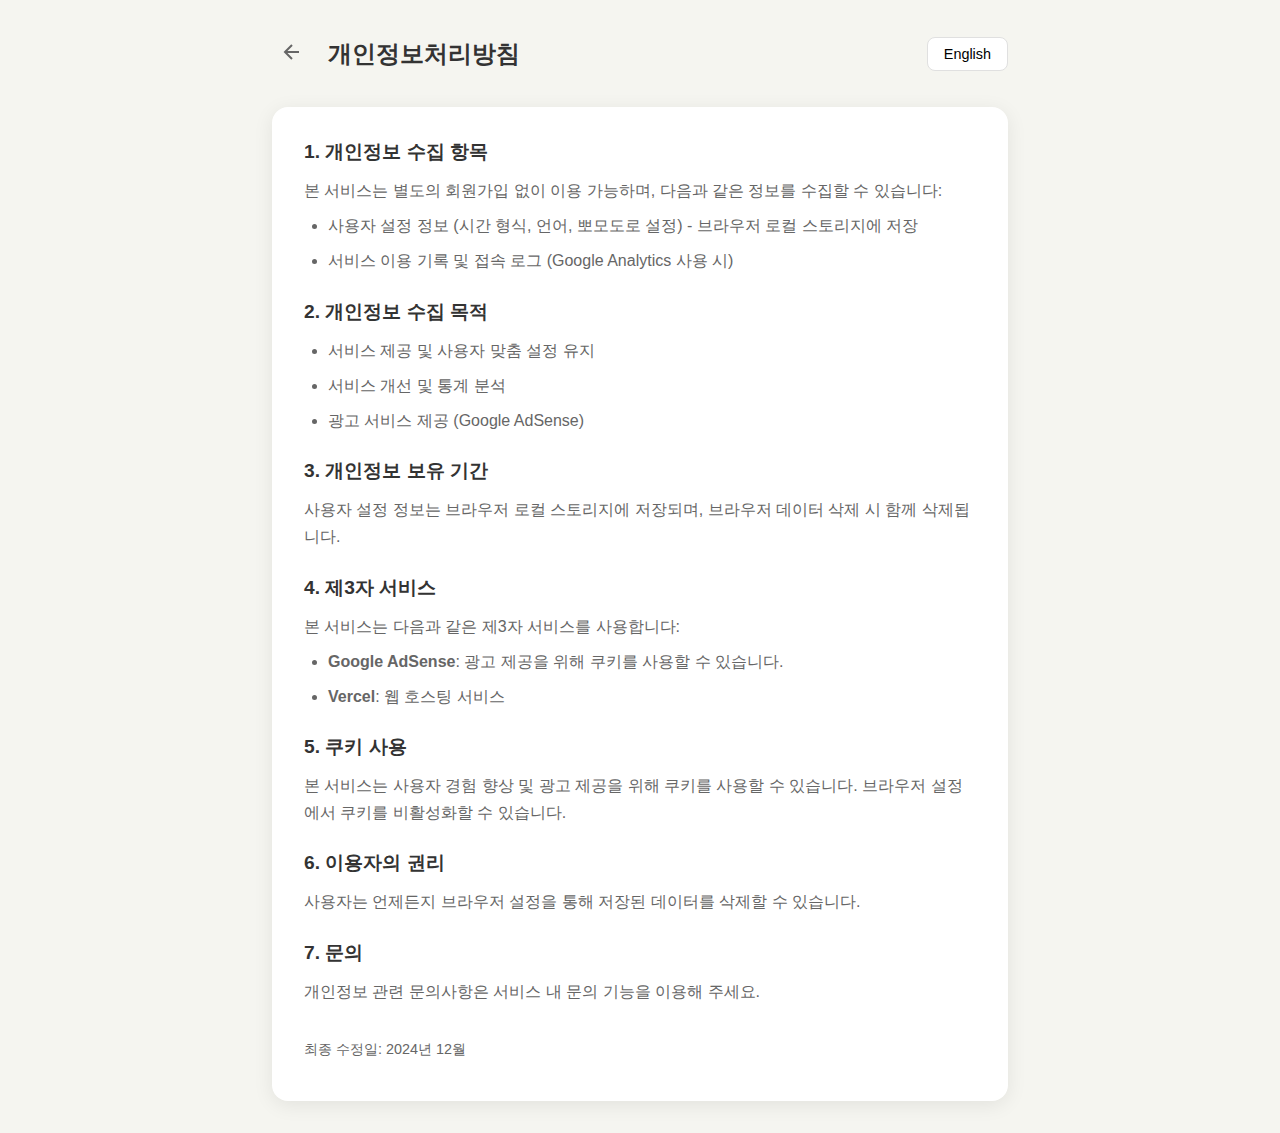
<file: privacy.html>
<!DOCTYPE html>
<html lang="ko">
<head>
  <meta charset="UTF-8">
  <meta name="viewport" content="width=device-width, initial-scale=1.0">
  <meta name="theme-color" content="#F5F5F0">

  <!-- SEO Meta Tags -->
  <title>개인정보처리방침 - Chan Clock | Privacy Policy</title>
  <meta name="description" content="Chan Clock 개인정보처리방침. 사용자 데이터 수집 및 처리에 관한 정책입니다. Privacy policy for Chan Clock application.">
  <meta name="robots" content="index, follow">
  <link rel="canonical" href="https://chan-clock.vercel.app/privacy.html">

  <!-- Open Graph -->
  <meta property="og:type" content="article">
  <meta property="og:url" content="https://chan-clock.vercel.app/privacy.html">
  <meta property="og:title" content="개인정보처리방침 - Chan Clock">
  <meta property="og:description" content="Chan Clock 개인정보처리방침">
  <meta property="og:site_name" content="Chan Clock">

  <link rel="stylesheet" href="style.css">
  <link rel="manifest" href="manifest.json">
  <script async src="https://pagead2.googlesyndication.com/pagead/js/adsbygoogle.js?client=ca-pub-7403092972567121" crossorigin="anonymous"></script>
  <style>
    .page-container {
      max-width: 800px;
      margin: 0 auto;
      padding: 2rem;
      min-height: 100vh;
    }
    .page-header {
      display: flex;
      align-items: center;
      gap: 1rem;
      margin-bottom: 2rem;
    }
    .back-btn {
      background: none;
      border: none;
      cursor: pointer;
      color: var(--text-light);
      padding: 0.5rem;
      border-radius: 50%;
      transition: background 0.2s;
    }
    .back-btn:hover {
      background: rgba(0,0,0,0.05);
    }
    .page-title {
      font-size: 1.5rem;
      font-weight: 600;
      color: var(--text);
    }
    .content {
      background: white;
      border-radius: 16px;
      padding: 2rem;
      box-shadow: 0 4px 20px rgba(0,0,0,0.08);
    }
    .content h2 {
      font-size: 1.2rem;
      color: var(--text);
      margin: 1.5rem 0 0.75rem;
    }
    .content h2:first-child {
      margin-top: 0;
    }
    .content p, .content li {
      color: var(--text-light);
      line-height: 1.7;
      margin-bottom: 0.5rem;
    }
    .content ul {
      padding-left: 1.5rem;
    }
    .lang-toggle {
      margin-left: auto;
      padding: 0.5rem 1rem;
      border: 1px solid var(--border);
      border-radius: 8px;
      background: white;
      cursor: pointer;
      font-size: 0.9rem;
    }
    .lang-content { display: none; }
    .lang-content.active { display: block; }
  </style>
</head>
<body>
  <div class="page-container">
    <div class="page-header">
      <button class="back-btn" onclick="location.href='index.html'" aria-label="뒤로가기">
        <svg width="24" height="24" viewBox="0 0 24 24" fill="none" stroke="currentColor" stroke-width="2">
          <path d="M19 12H5M12 19l-7-7 7-7"/>
        </svg>
      </button>
      <h1 class="page-title" id="pageTitle">개인정보처리방침</h1>
      <button class="lang-toggle" onclick="toggleLang()">English</button>
    </div>

    <div class="content">
      <!-- Korean -->
      <div class="lang-content active" id="ko">
        <h2>1. 개인정보 수집 항목</h2>
        <p>본 서비스는 별도의 회원가입 없이 이용 가능하며, 다음과 같은 정보를 수집할 수 있습니다:</p>
        <ul>
          <li>사용자 설정 정보 (시간 형식, 언어, 뽀모도로 설정) - 브라우저 로컬 스토리지에 저장</li>
          <li>서비스 이용 기록 및 접속 로그 (Google Analytics 사용 시)</li>
        </ul>

        <h2>2. 개인정보 수집 목적</h2>
        <ul>
          <li>서비스 제공 및 사용자 맞춤 설정 유지</li>
          <li>서비스 개선 및 통계 분석</li>
          <li>광고 서비스 제공 (Google AdSense)</li>
        </ul>

        <h2>3. 개인정보 보유 기간</h2>
        <p>사용자 설정 정보는 브라우저 로컬 스토리지에 저장되며, 브라우저 데이터 삭제 시 함께 삭제됩니다.</p>

        <h2>4. 제3자 서비스</h2>
        <p>본 서비스는 다음과 같은 제3자 서비스를 사용합니다:</p>
        <ul>
          <li><strong>Google AdSense</strong>: 광고 제공을 위해 쿠키를 사용할 수 있습니다.</li>
          <li><strong>Vercel</strong>: 웹 호스팅 서비스</li>
        </ul>

        <h2>5. 쿠키 사용</h2>
        <p>본 서비스는 사용자 경험 향상 및 광고 제공을 위해 쿠키를 사용할 수 있습니다. 브라우저 설정에서 쿠키를 비활성화할 수 있습니다.</p>

        <h2>6. 이용자의 권리</h2>
        <p>사용자는 언제든지 브라우저 설정을 통해 저장된 데이터를 삭제할 수 있습니다.</p>

        <h2>7. 문의</h2>
        <p>개인정보 관련 문의사항은 서비스 내 문의 기능을 이용해 주세요.</p>

        <p style="margin-top: 2rem; font-size: 0.9rem;">최종 수정일: 2024년 12월</p>
      </div>

      <!-- English -->
      <div class="lang-content" id="en">
        <h2>1. Information We Collect</h2>
        <p>This service can be used without registration. We may collect the following information:</p>
        <ul>
          <li>User settings (time format, language, pomodoro settings) - stored in browser local storage</li>
          <li>Service usage logs (when using Google Analytics)</li>
        </ul>

        <h2>2. Purpose of Collection</h2>
        <ul>
          <li>Service provision and maintaining user preferences</li>
          <li>Service improvement and statistical analysis</li>
          <li>Advertising services (Google AdSense)</li>
        </ul>

        <h2>3. Data Retention</h2>
        <p>User settings are stored in browser local storage and are deleted when browser data is cleared.</p>

        <h2>4. Third-Party Services</h2>
        <p>This service uses the following third-party services:</p>
        <ul>
          <li><strong>Google AdSense</strong>: May use cookies for advertising purposes.</li>
          <li><strong>Vercel</strong>: Web hosting service</li>
        </ul>

        <h2>5. Cookies</h2>
        <p>This service may use cookies to enhance user experience and provide advertising. You can disable cookies in your browser settings.</p>

        <h2>6. Your Rights</h2>
        <p>You can delete stored data at any time through your browser settings.</p>

        <h2>7. Contact</h2>
        <p>For privacy-related inquiries, please use the contact feature within the service.</p>

        <p style="margin-top: 2rem; font-size: 0.9rem;">Last updated: December 2024</p>
      </div>
    </div>
  </div>

  <script>
    function toggleLang() {
      const ko = document.getElementById('ko');
      const en = document.getElementById('en');
      const btn = document.querySelector('.lang-toggle');
      const title = document.getElementById('pageTitle');

      if (ko.classList.contains('active')) {
        ko.classList.remove('active');
        en.classList.add('active');
        btn.textContent = '한국어';
        title.textContent = 'Privacy Policy';
      } else {
        en.classList.remove('active');
        ko.classList.add('active');
        btn.textContent = 'English';
        title.textContent = '개인정보처리방침';
      }
    }
  </script>
</body>
</html>
</file>
<file: embed.css>
/* Embed Styles */
*, *::before, *::after {
  box-sizing: border-box;
  margin: 0;
  padding: 0;
}

:root {
  --bg: transparent;
  --card-bg: #1A1A1A;
  --card-text: #FFFFFF;
  --text: #333333;
  --text-light: #666666;
}

/* Dark theme */
body.dark {
  --card-bg: #FFFFFF;
  --card-text: #1A1A1A;
  --text: #FFFFFF;
  --text-light: #CCCCCC;
}

body {
  font-family: -apple-system, BlinkMacSystemFont, 'Segoe UI', Roboto, sans-serif;
  background: var(--bg);
  display: flex;
  flex-direction: column;
  justify-content: center;
  align-items: center;
  min-height: 100vh;
  padding: 10px;
}

/* Date */
.date {
  font-size: 0.9rem;
  color: var(--text-light);
  margin-bottom: 0.75rem;
  font-weight: 300;
}

.date.hidden {
  display: none;
}

/* Clock */
.clock {
  display: flex;
  justify-content: center;
  align-items: center;
  gap: 0.3rem;
}

.flip-group {
  display: flex;
  gap: 0.15rem;
}

.colon {
  font-size: 2rem;
  font-weight: bold;
  color: var(--card-bg);
  line-height: 1;
  padding: 0 0.15rem;
}

body.dark .colon {
  color: var(--text);
}

/* Hide seconds */
.seconds-colon.hidden,
.seconds-group.hidden {
  display: none;
}

/* Flip Card */
.flip-card {
  width: 40px;
  height: 60px;
  perspective: 300px;
  position: relative;
}

.flip-card-inner {
  position: relative;
  width: 100%;
  height: 100%;
  transform-style: preserve-3d;
}

.flip-card-front,
.flip-card-back {
  position: absolute;
  width: 100%;
  height: 100%;
  backface-visibility: hidden;
  background: var(--card-bg);
  border-radius: 6px;
  display: flex;
  justify-content: center;
  align-items: center;
  overflow: hidden;
  box-shadow: 0 2px 8px rgba(0,0,0,0.15);
}

.flip-card-front span,
.flip-card-back span {
  font-size: 2.5rem;
  font-weight: bold;
  color: var(--card-text);
  font-variant-numeric: tabular-nums;
}

.flip-card-back {
  transform: rotateX(180deg);
}

/* Flip Animation */
.flip-card.flip .flip-card-inner {
  animation: flip 0.6s ease-in-out;
}

@keyframes flip {
  0% { transform: rotateX(0); }
  50% { transform: rotateX(-90deg); }
  100% { transform: rotateX(0); }
}

/* Divider line */
.flip-card-front::after,
.flip-card-back::after {
  content: '';
  position: absolute;
  left: 0;
  right: 0;
  top: 50%;
  height: 1px;
  background: rgba(0,0,0,0.3);
}

/* AM/PM */
.ampm {
  font-size: 0.9rem;
  font-weight: 500;
  color: var(--text);
  margin-top: 0.5rem;
}

.ampm.hidden {
  display: none;
}

/* Size variations */
body.small .flip-card {
  width: 30px;
  height: 45px;
}

body.small .flip-card-front span,
body.small .flip-card-back span {
  font-size: 1.75rem;
}

body.small .colon {
  font-size: 1.5rem;
}

body.small .date {
  font-size: 0.75rem;
}

body.large .flip-card {
  width: 60px;
  height: 90px;
}

body.large .flip-card-front span,
body.large .flip-card-back span {
  font-size: 3.5rem;
}

body.large .colon {
  font-size: 3rem;
}

body.large .date {
  font-size: 1.25rem;
}
</file>
<file: style.css>
/* Reset & Base */
*, *::before, *::after {
  box-sizing: border-box;
  margin: 0;
  padding: 0;
}

:root {
  --bg: #F5F5F0;
  --card-bg: #1A1A1A;
  --card-text: #FFFFFF;
  --pomodoro-red: #E63946;
  --pomodoro-bg: #FFFFFF;
  --text: #333333;
  --text-light: #666666;
  --border: #E0E0E0;
}

body {
  font-family: -apple-system, BlinkMacSystemFont, 'Segoe UI', Roboto, sans-serif;
  background: var(--bg);
  color: var(--text);
  min-height: 100vh;
  overflow: hidden;
}

/* Slider Layout */
.slider-container {
  width: 100vw;
  height: 100vh;
  overflow: hidden;
  position: relative;
}

.slider-wrapper {
  display: flex;
  width: 200vw;
  height: 100%;
  transition: transform 0.5s cubic-bezier(0.4, 0, 0.2, 1);
}

.slide {
  width: 100vw;
  height: 100vh;
  flex-shrink: 0;
  display: flex;
  flex-direction: column;
  justify-content: flex-start;
  align-items: center;
  overflow-y: auto;
  overflow-x: hidden;
  padding-top: 20px;
  padding-bottom: 160px;
  box-sizing: border-box;
}

.slide-content {
  text-align: center;
  padding: 2rem;
  max-width: 600px;
  width: 100%;
}

/* Slider Navigation */
.slider-nav {
  position: fixed;
  bottom: 80px;
  left: 50%;
  transform: translateX(-50%);
  display: flex;
  gap: 12px;
  z-index: 50;
}

.slider-dot {
  width: 12px;
  height: 12px;
  border-radius: 50%;
  border: none;
  background: var(--border);
  cursor: pointer;
  transition: all 0.3s ease;
  padding: 0;
}

.slider-dot:hover {
  background: var(--text-light);
}

.slider-dot.active {
  background: var(--card-bg);
  transform: scale(1.2);
}

/* Content Section for AdSense */
.content-section {
  margin-top: 2rem;
  padding: 1.5rem;
  text-align: center;
}

.content-title {
  font-size: 1.2rem;
  font-weight: 600;
  color: var(--text);
  margin-bottom: 0.75rem;
}

.content-desc {
  font-size: 0.9rem;
  color: var(--text-light);
  line-height: 1.6;
  margin-bottom: 1rem;
  max-width: 400px;
  margin-left: auto;
  margin-right: auto;
}

.feature-list {
  display: flex;
  flex-direction: column;
  gap: 0.5rem;
  align-items: center;
}

.feature-item {
  display: flex;
  align-items: center;
  gap: 0.5rem;
  font-size: 0.85rem;
  color: var(--text-light);
}

.feature-icon {
  font-size: 1rem;
}

.pomodoro-info {
  margin-top: 1.5rem;
}

.pomodoro-steps {
  display: flex;
  flex-direction: column;
  gap: 0.5rem;
  align-items: center;
}

.step-item {
  display: flex;
  align-items: center;
  gap: 0.75rem;
  font-size: 0.85rem;
  color: var(--text-light);
}

.step-num {
  width: 24px;
  height: 24px;
  background: var(--pomodoro-red);
  color: white;
  border-radius: 50%;
  display: flex;
  align-items: center;
  justify-content: center;
  font-size: 0.75rem;
  font-weight: bold;
}

/* Hidden class */
.hidden {
  display: none !important;
}

/* Settings Button */
.settings-btn {
  position: absolute;
  top: 1rem;
  right: 1rem;
  background: none;
  border: none;
  cursor: pointer;
  color: var(--text-light);
  padding: 0.5rem;
  border-radius: 50%;
  transition: background 0.2s, color 0.2s;
}

.settings-btn:hover {
  background: rgba(0,0,0,0.05);
  color: var(--text);
}

/* Date */
.date {
  font-size: 1.25rem;
  color: var(--text-light);
  margin-bottom: 2rem;
  font-weight: 300;
}

/* Clock */
.clock {
  display: flex;
  justify-content: center;
  align-items: center;
  gap: 0.5rem;
  margin-bottom: 1rem;
}

.flip-group {
  display: flex;
  gap: 0.25rem;
  cursor: pointer;
  transition: transform 0.2s;
  border-radius: 8px;
}

.flip-group:hover {
  transform: scale(1.05);
}

.flip-group:active {
  transform: scale(0.98);
}

.colon {
  font-size: 3rem;
  font-weight: bold;
  color: var(--card-bg);
  line-height: 1;
  padding: 0 0.25rem;
}

/* Flip Card */
.flip-card {
  width: 60px;
  height: 90px;
  perspective: 300px;
  position: relative;
}

.flip-card-inner {
  position: relative;
  width: 100%;
  height: 100%;
  transform-style: preserve-3d;
}

.flip-card-front,
.flip-card-back {
  position: absolute;
  width: 100%;
  height: 100%;
  backface-visibility: hidden;
  background: var(--card-bg);
  border-radius: 8px;
  display: flex;
  justify-content: center;
  align-items: center;
  overflow: hidden;
  box-shadow: 0 4px 12px rgba(0,0,0,0.15);
}

.flip-card-front span,
.flip-card-back span {
  font-size: 3.5rem;
  font-weight: bold;
  color: var(--card-text);
  font-variant-numeric: tabular-nums;
}

.flip-card-back {
  transform: rotateX(180deg);
}

/* Flip Animation */
.flip-card.flip .flip-card-inner {
  animation: flip 0.6s ease-in-out;
}

@keyframes flip {
  0% { transform: rotateX(0); }
  50% { transform: rotateX(-90deg); }
  100% { transform: rotateX(0); }
}

/* Divider line effect */
.flip-card-front::after,
.flip-card-back::after {
  content: '';
  position: absolute;
  left: 0;
  right: 0;
  top: 50%;
  height: 1px;
  background: rgba(0,0,0,0.3);
}

/* Time Format Row */
.time-format-row {
  display: flex;
  justify-content: center;
  align-items: center;
  gap: 1rem;
  margin-bottom: 3rem;
}

.ampm {
  font-size: 1.25rem;
  font-weight: 500;
  color: var(--text);
  min-width: 40px;
}

.format-toggle {
  background: var(--card-bg);
  color: var(--card-text);
  border: none;
  padding: 0.4rem 0.8rem;
  border-radius: 20px;
  font-size: 0.85rem;
  cursor: pointer;
  transition: opacity 0.2s;
}

.format-toggle:hover {
  opacity: 0.85;
}

/* Pomodoro */
.pomodoro {
  display: flex;
  flex-direction: column;
  justify-content: center;
  align-items: center;
  gap: 1.5rem;
}

.pomodoro-circle {
  position: relative;
  width: 200px;
  height: 200px;
  background: var(--pomodoro-bg);
  border-radius: 16px;
  box-shadow: 0 4px 20px rgba(0,0,0,0.08);
  display: flex;
  justify-content: center;
  align-items: center;
}

.pomodoro-circle svg {
  position: absolute;
  width: 180px;
  height: 180px;
  transform: rotate(-90deg);
}

.pomodoro-circle .bg {
  fill: none;
  stroke: #F0F0F0;
  stroke-width: 8;
}

.pomodoro-circle .progress {
  fill: none;
  stroke: var(--pomodoro-red);
  stroke-width: 8;
  stroke-linecap: round;
  stroke-dasharray: 283;
  stroke-dashoffset: 0;
  transition: stroke-dashoffset 1s linear;
}

.pomodoro-time {
  font-size: 2.5rem;
  font-weight: bold;
  color: var(--text);
  z-index: 1;
  cursor: pointer;
  transition: opacity 0.2s;
}

.pomodoro-time:hover {
  opacity: 0.7;
}

.pomodoro-time-input {
  width: 80px;
  font-size: 2rem;
  font-weight: bold;
  color: var(--text);
  text-align: center;
  border: 2px solid var(--pomodoro-red);
  border-radius: 8px;
  background: white;
  padding: 0.25rem;
  z-index: 1;
}

.pomodoro-time-input:focus {
  outline: none;
  border-color: var(--pomodoro-red);
}

.time-adjust {
  display: flex;
  gap: 1rem;
  margin-top: 0.75rem;
}

.adjust-btn {
  width: 32px;
  height: 32px;
  border: none;
  border-radius: 50%;
  background: var(--pomodoro-red);
  color: white;
  font-size: 1.25rem;
  font-weight: bold;
  cursor: pointer;
  transition: transform 0.1s, opacity 0.2s;
  display: flex;
  align-items: center;
  justify-content: center;
}

.adjust-btn:hover {
  opacity: 0.85;
}

.adjust-btn:active {
  transform: scale(0.95);
}

.pomodoro-circle.running .pomodoro-time {
  cursor: default;
}

.pomodoro.running .adjust-btn {
  opacity: 0.3;
  pointer-events: none;
}

.pomodoro-mode {
  font-size: 1.1rem;
  font-weight: 600;
  color: var(--pomodoro-red);
  cursor: pointer;
  transition: opacity 0.2s;
  margin-top: 0.5rem;
}

.pomodoro-mode:hover {
  opacity: 0.7;
}

.pomodoro-mode-input {
  width: 100px;
  font-size: 1rem;
  font-weight: 600;
  color: var(--text);
  text-align: center;
  border: 2px solid var(--pomodoro-red);
  border-radius: 6px;
  background: white;
  padding: 0.3rem;
  margin-top: 0.5rem;
}

.pomodoro-mode-input:focus {
  outline: none;
}

/* Pomodoro mode colors */
.pomodoro-circle.break .progress {
  stroke: #2ECC71;
}

.pomodoro.break .pomodoro-mode {
  color: #2ECC71;
}

/* Controls */
.pomodoro-controls {
  display: flex;
  gap: 0.75rem;
}

.btn {
  background: var(--pomodoro-red);
  color: white;
  border: none;
  padding: 0.75rem 1.5rem;
  border-radius: 8px;
  font-size: 1rem;
  cursor: pointer;
  transition: opacity 0.2s, transform 0.1s;
}

.btn:hover:not(:disabled) {
  opacity: 0.9;
}

.btn:active:not(:disabled) {
  transform: scale(0.98);
}

.btn:disabled {
  opacity: 0.5;
  cursor: not-allowed;
}

.btn-secondary {
  background: var(--text-light);
}

/* Modal */
.modal-overlay {
  position: fixed;
  inset: 0;
  background: rgba(0,0,0,0.4);
  display: flex;
  justify-content: center;
  align-items: center;
  opacity: 0;
  visibility: hidden;
  transition: opacity 0.3s, visibility 0.3s;
  z-index: 100;
}

.modal-overlay.active {
  opacity: 1;
  visibility: visible;
}

.modal {
  background: white;
  border-radius: 16px;
  width: 90%;
  max-width: 400px;
  box-shadow: 0 20px 60px rgba(0,0,0,0.2);
  transform: translateY(20px);
  transition: transform 0.3s;
}

.modal-overlay.active .modal {
  transform: translateY(0);
}

.modal-header {
  display: flex;
  justify-content: space-between;
  align-items: center;
  padding: 1.25rem 1.5rem;
  border-bottom: 1px solid var(--border);
}

.modal-header h2 {
  font-size: 1.25rem;
  font-weight: 600;
}

.modal-close {
  background: none;
  border: none;
  font-size: 1.5rem;
  cursor: pointer;
  color: var(--text-light);
  line-height: 1;
}

.modal-close:hover {
  color: var(--text);
}

.modal-body {
  padding: 1.5rem;
}

.setting-item {
  display: flex;
  justify-content: space-between;
  align-items: center;
  padding: 1rem 0;
  border-bottom: 1px solid var(--border);
}

.setting-item:last-child {
  border-bottom: none;
}

.setting-item label {
  font-size: 1rem;
  color: var(--text);
}

.setting-item input[type="number"],
.setting-item select {
  width: 80px;
  padding: 0.5rem;
  border: 1px solid var(--border);
  border-radius: 8px;
  font-size: 1rem;
  text-align: center;
  background: white;
  cursor: pointer;
}

.setting-item select {
  width: 120px;
}

.radio-group {
  display: flex;
  gap: 1rem;
}

.radio-group label {
  display: flex;
  align-items: center;
  gap: 0.4rem;
  cursor: pointer;
  font-size: 0.95rem;
}

/* Toggle Switch */
.toggle {
  position: relative;
  width: 50px;
  height: 28px;
  cursor: pointer;
}

.toggle input {
  opacity: 0;
  width: 0;
  height: 0;
}

.slider {
  position: absolute;
  inset: 0;
  background: #ccc;
  border-radius: 28px;
  transition: background 0.3s;
}

.slider::before {
  content: '';
  position: absolute;
  width: 22px;
  height: 22px;
  left: 3px;
  bottom: 3px;
  background: white;
  border-radius: 50%;
  transition: transform 0.3s;
}

.toggle input:checked + .slider {
  background: var(--pomodoro-red);
}

.toggle input:checked + .slider::before {
  transform: translateX(22px);
}

/* Responsive */
@media (max-width: 480px) {
  .flip-card {
    width: 45px;
    height: 68px;
  }

  .flip-card-front span,
  .flip-card-back span {
    font-size: 2.5rem;
  }

  .colon {
    font-size: 2rem;
  }

  .pomodoro-circle {
    width: 160px;
    height: 160px;
  }

  .pomodoro-circle svg {
    width: 140px;
    height: 140px;
  }

  .pomodoro-time {
    font-size: 2rem;
  }

  .date {
    font-size: 1rem;
  }
}

/* Clock Zoom Modal - Morphing Effect */
.clock-zoom-overlay {
  position: fixed;
  inset: 0;
  background: rgba(0,0,0,0);
  display: flex;
  justify-content: center;
  align-items: center;
  opacity: 0;
  visibility: hidden;
  transition: background 0.4s ease, opacity 0.3s, visibility 0.3s;
  z-index: 200;
  cursor: pointer;
}

.clock-zoom-overlay.active {
  opacity: 1;
  visibility: visible;
  background: rgba(0,0,0,0.7);
}

.clock-zoom-content {
  position: fixed;
  display: flex;
  gap: 0.25rem;
  transition: all 0.4s cubic-bezier(0.4, 0, 0.2, 1);
  pointer-events: none;
}

.clock-zoom-content.morphing {
  gap: 0.5rem;
}

.clock-zoom-card {
  width: 60px;
  height: 90px;
  background: var(--card-bg);
  border-radius: 8px;
  display: flex;
  justify-content: center;
  align-items: center;
  box-shadow: 0 4px 12px rgba(0,0,0,0.15);
  position: relative;
  overflow: hidden;
  transition: all 0.4s cubic-bezier(0.4, 0, 0.2, 1);
}

.clock-zoom-content.morphing .clock-zoom-card {
  width: 120px;
  height: 180px;
  border-radius: 16px;
  box-shadow: 0 20px 60px rgba(0,0,0,0.5);
}

.clock-zoom-card::after {
  content: '';
  position: absolute;
  left: 0;
  right: 0;
  top: 50%;
  height: 1px;
  background: rgba(0,0,0,0.3);
  transition: height 0.4s ease;
}

.clock-zoom-content.morphing .clock-zoom-card::after {
  height: 2px;
}

.clock-zoom-card span {
  font-size: 3.5rem;
  font-weight: bold;
  color: var(--card-text);
  font-variant-numeric: tabular-nums;
  transition: font-size 0.4s cubic-bezier(0.4, 0, 0.2, 1);
}

.clock-zoom-content.morphing .clock-zoom-card span {
  font-size: 7rem;
}

.clock-zoom-label {
  position: fixed;
  bottom: calc(50% - 140px);
  left: 50%;
  transform: translateX(-50%);
  font-size: 1.2rem;
  color: rgba(255,255,255,0);
  text-transform: uppercase;
  letter-spacing: 2px;
  transition: color 0.4s ease 0.2s;
  pointer-events: none;
}

.clock-zoom-overlay.active .clock-zoom-label {
  color: rgba(255,255,255,0.8);
}

@media (max-width: 480px) {
  .clock-zoom-card {
    width: 45px;
    height: 68px;
  }

  .clock-zoom-card span {
    font-size: 2.5rem;
  }

  .clock-zoom-content.morphing .clock-zoom-card {
    width: 90px;
    height: 135px;
  }

  .clock-zoom-content.morphing .clock-zoom-card span {
    font-size: 5rem;
  }

  .clock-zoom-label {
    font-size: 1rem;
    bottom: calc(50% - 110px);
  }
}

/* Footer */
.footer {
  position: fixed;
  bottom: 0;
  left: 0;
  right: 0;
  padding: 1rem;
  text-align: center;
  background: var(--bg);
  font-size: 0.85rem;
}

.footer a {
  color: var(--text-light);
  text-decoration: none;
  transition: color 0.2s;
}

.footer a:hover {
  color: var(--text);
}

.footer .divider {
  color: var(--border);
  margin: 0 0.75rem;
}
</file>
